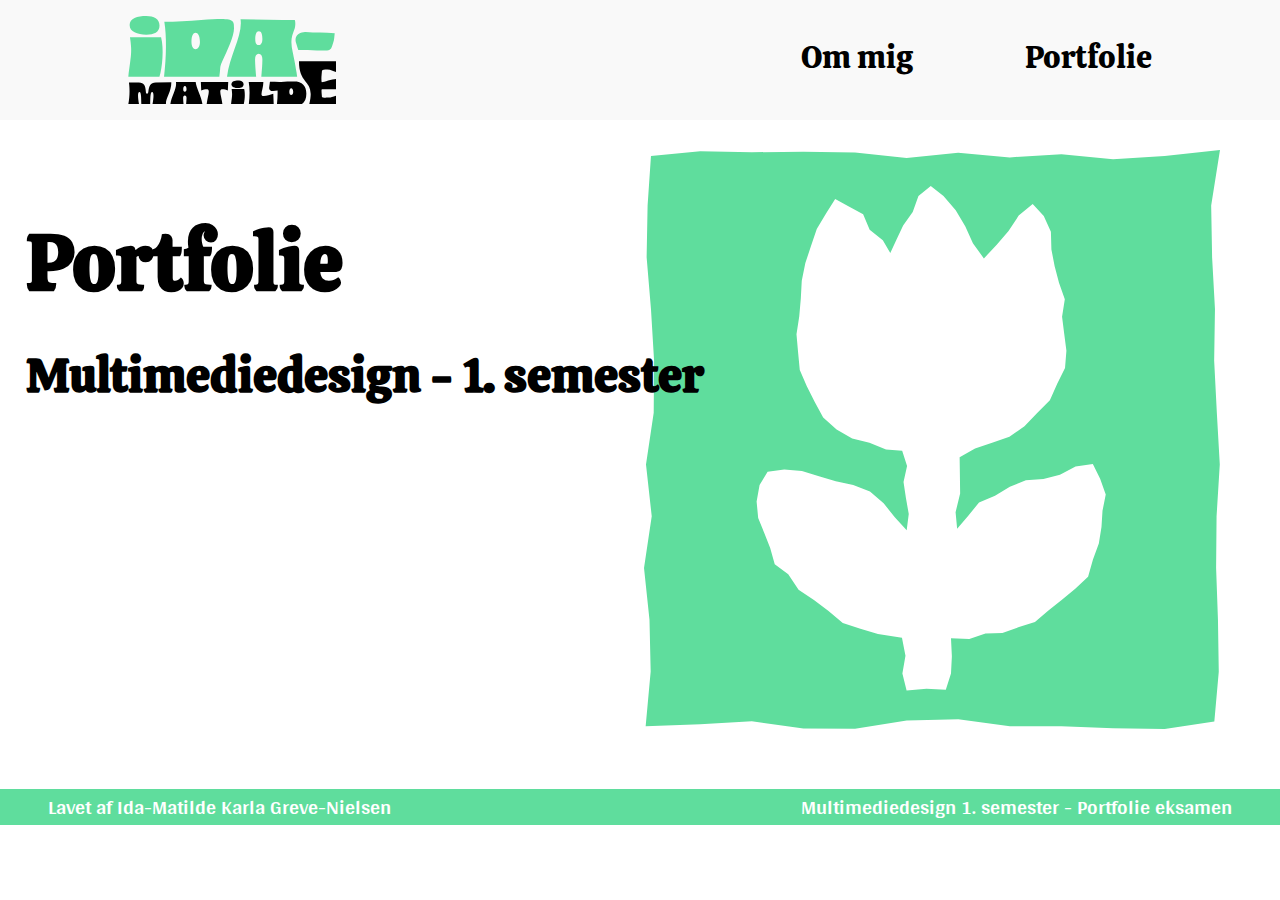
<file: index.html>
<!DOCTYPE html>
<html lang="da">

<head>
    <meta charset="UTF-8">
    <meta name="viewport" content="width=device-width, initial-scale=1.0">
    <title>Forside</title>
    <meta name="robots" content="noindex">
    <link rel="stylesheet" href="styles/general.css">
    <link rel="stylesheet" href="styles/style.css">
    <link rel="preconnect" href="https://fonts.googleapis.com">
    <link rel="preconnect" href="https://fonts.gstatic.com" crossorigin>
    <link href="https://fonts.googleapis.com/css2?family=Calistoga&display=swap" rel="stylesheet">
    <link rel="preconnect" href="https://fonts.googleapis.com">
    <link rel="preconnect" href="https://fonts.gstatic.com" crossorigin>
    <link href="https://fonts.googleapis.com/css2?family=Arya&display=swap" rel="stylesheet">
</head>

<body>
    <header id="head-margin" class="nav_wrapper">
        <nav class="navbar">
            <a href="index.html" class="home_knap">
                <div class="logo"></div>
            </a>

            <ul class="nav-menu">
                <li class="nav-item">
                    <a href="om_mig.html" class="nav-link">Om mig</a>
                </li>
                <li class="nav-item">
                    <a href="portfolie.html" class="nav-link">Portfolie</a>
                </li>
            </ul>
            <div class="hamburger">
                <span class="bar"></span>
                <span class="bar"></span>
                <span class="bar"></span>
            </div>
        </nav>
    </header>
    <main>
        <div class="forside_tekst">
            <h1 class="g1">Portfolie</h1>
            <h2 class="g2">Multimediedesign - 1. semester</h2>
        </div>
        <div class="grid_forside">
            <img class="g3" src="images/flower.svg" alt="blomst svg">
        </div>
    </main>
    <footer class="margin-top">
        <h4>Lavet af Ida-Matilde Karla Greve-Nielsen</h4>
        <h4>Multimediedesign 1. semester - Portfolie eksamen</h4>
    </footer>
    <script src="java.js"></script>
</body>

</html>
</file>
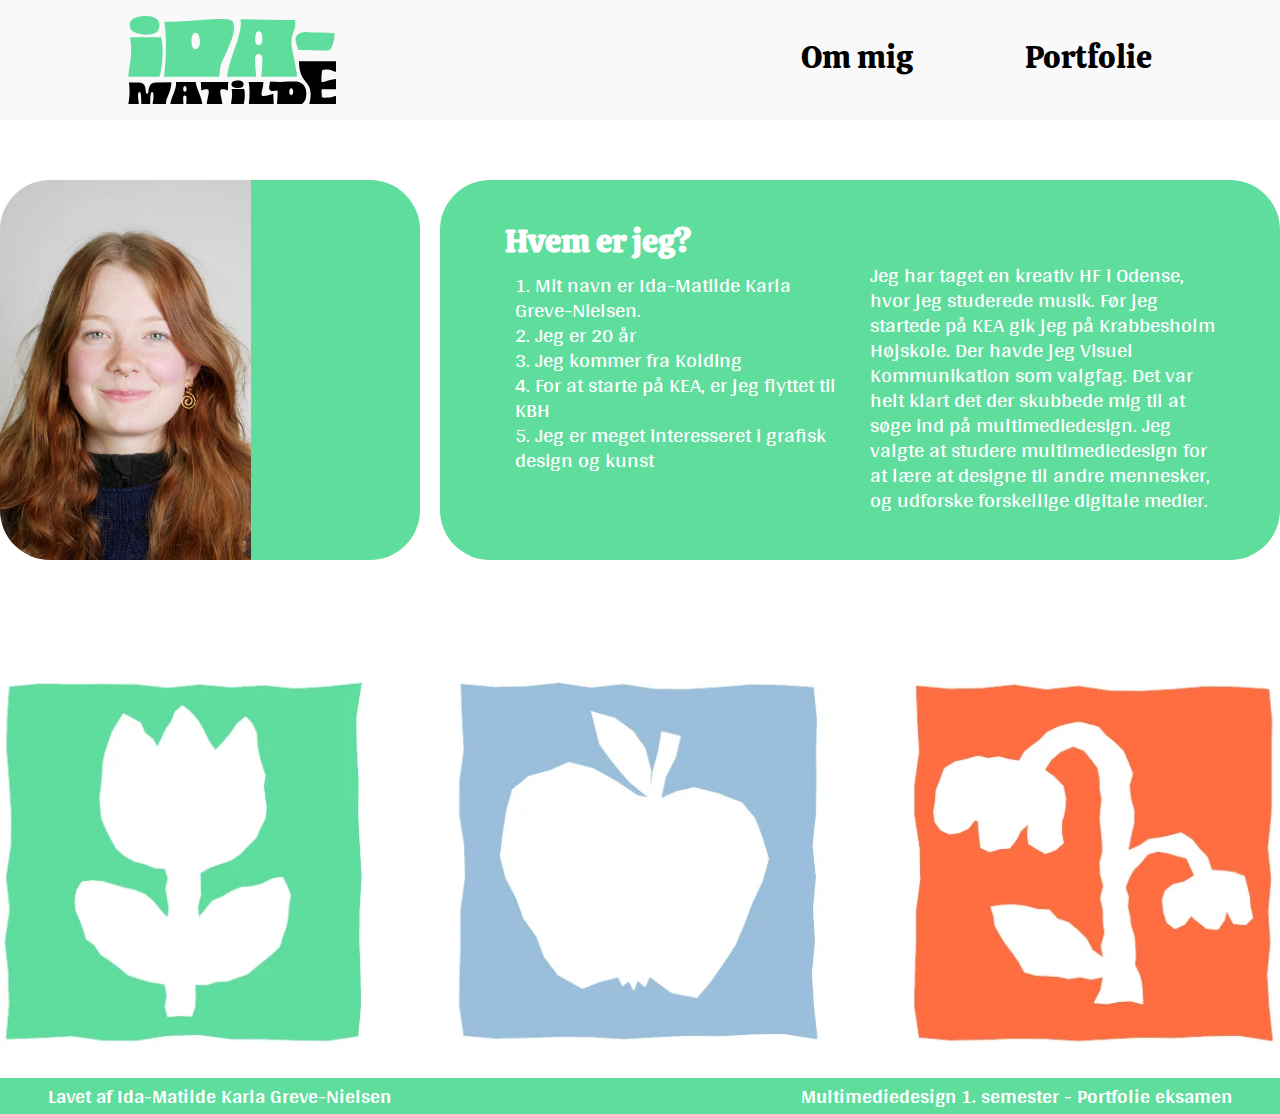
<file: om_mig.html>
<!DOCTYPE html>
<html lang="da">

<head>
    <meta charset="UTF-8">
    <meta name="viewport" content="width=device-width, initial-scale=1.0">
    <title>Om mig</title>
    <meta name="robots" content="noindex">
    <link rel="stylesheet" href="styles/general.css">
    <link rel="stylesheet" href="styles/style.css">
    <link rel="preconnect" href="https://fonts.googleapis.com">
    <link rel="preconnect" href="https://fonts.gstatic.com" crossorigin>
    <link href="https://fonts.googleapis.com/css2?family=Calistoga&display=swap" rel="stylesheet">
    <link rel="preconnect" href="https://fonts.googleapis.com">
    <link rel="preconnect" href="https://fonts.gstatic.com" crossorigin>
    <link href="https://fonts.googleapis.com/css2?family=Arya&display=swap" rel="stylesheet">
</head>

<body>
    <header id="head-margin" class="nav_wrapper">
        <nav class="navbar">
            <a href="index.html" class="home_knap">
                <div class="logo"></div>
            </a>

            <ul class="nav-menu">
                <li class="nav-item">
                    <a href="om_mig.html" class="nav-link">Om mig</a>
                </li>
                <li class="nav-item">
                    <a href="portfolie.html" class="nav-link">Portfolie</a>
                </li>
            </ul>
            <div class="hamburger">
                <span class="bar"></span>
                <span class="bar"></span>
                <span class="bar"></span>
            </div>
        </nav>
    </header>
    <main>
        <div class="margin-top grid_1_1 margin-bottom">
            <div class="boxes_left pfp margin-top">
            </div>
            <div class="boxes_right margin-top">
                <h2>Hvem er jeg?</h2>
                <div class=" gap-ommig">
                    <div>
                        <ul class="info-liste">
                            <li>
                                <p>1. Mit navn er Ida-Matilde Karla Greve-Nielsen.</p>
                            </li>
                            <li>
                                <p>2. Jeg er 20 år</p>
                            </li>
                            <li>
                                <p>3. Jeg kommer fra Kolding</p>
                            </li>
                            <li>
                                <p>4. For at starte på KEA, er jeg flyttet til KBH</p>
                            </li>
                            <li>
                                <p>5. Jeg er meget interesseret i grafisk
                                    design og kunst</p>
                            </li>
                        </ul>
                    </div>
                    <div>
                        <p>Jeg har taget en kreativ HF i Odense, hvor jeg studerede musik. Før jeg
                            startede på KEA gik jeg på Krabbesholm Højskole. Der havde jeg Visuel Kommunikation som
                            valgfag.
                            Det var helt klart det der skubbede mig til at søge ind på multimediedesign. Jeg valgte at
                            studere multimediedesign for at lære at designe til andre
                            mennesker, og udforske forskellige digitale medier.</p>
                    </div>
                </div>
            </div>
        </div>
        <img src="images/illustration-ommig.webp" alt="Simple illustrationer">
    </main>
    <footer class="margin-top">
        <h4>Lavet af Ida-Matilde Karla Greve-Nielsen</h4>
        <h4>Multimediedesign 1. semester - Portfolie eksamen</h4>
    </footer>
    <script src="java.js"></script>
</body>

</html>
</file>
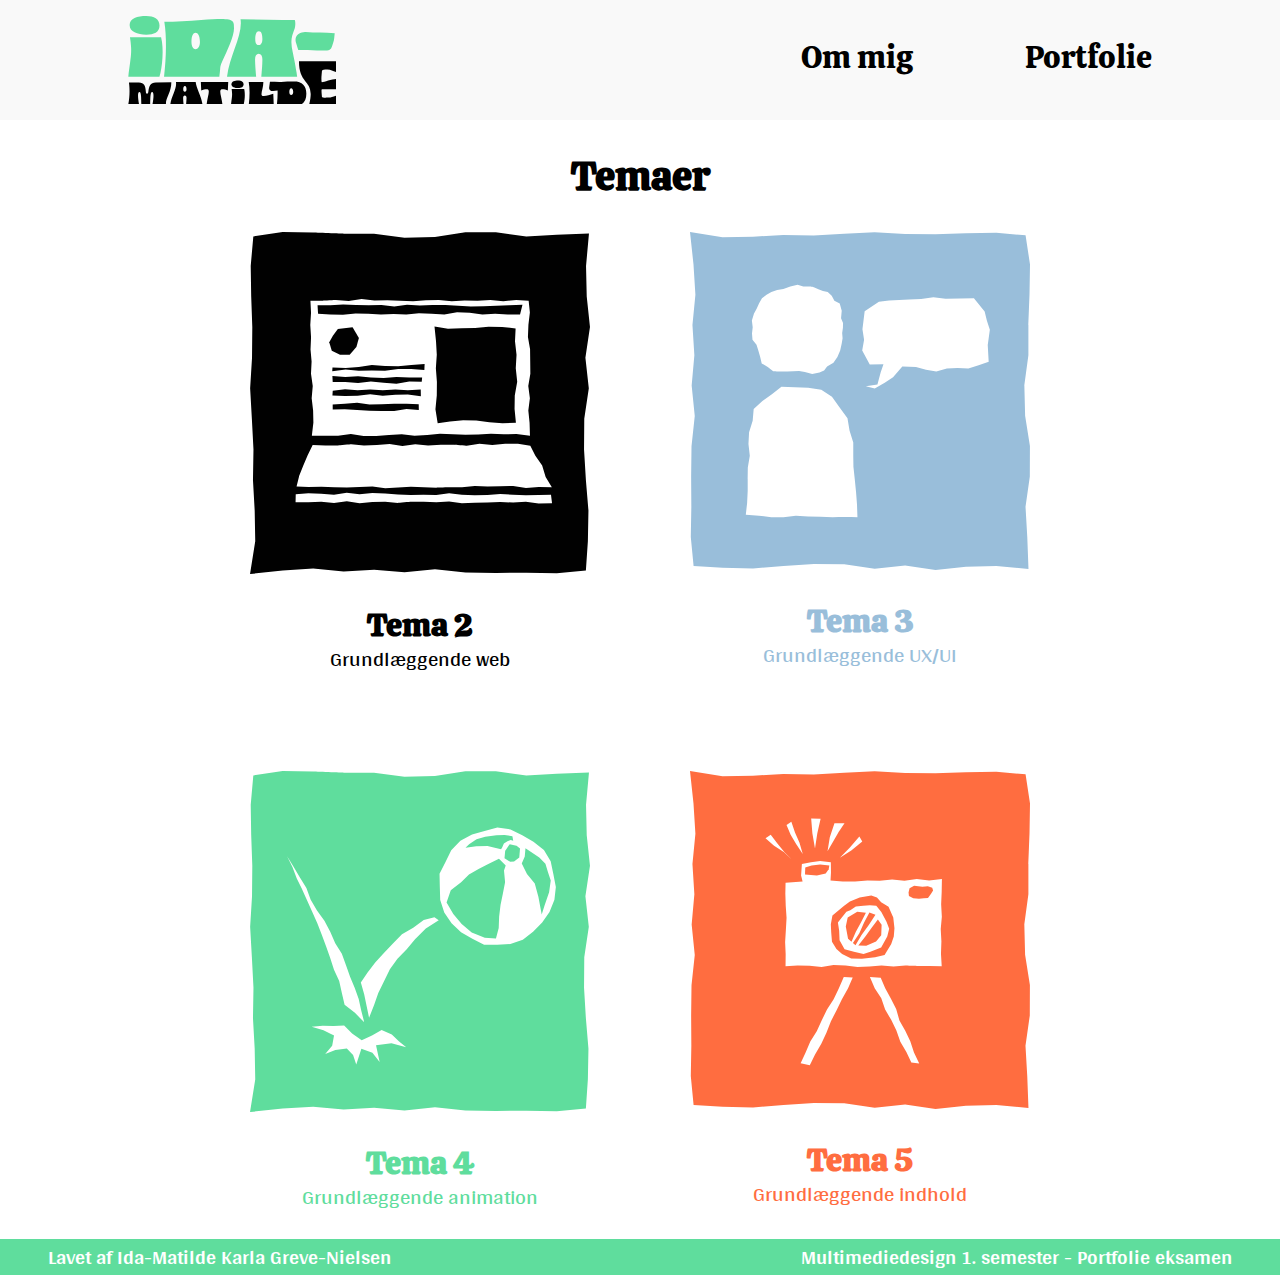
<file: portfolie.html>
<!DOCTYPE html>
<html lang="da">

<head>
    <meta charset="UTF-8">
    <meta name="viewport" content="width=device-width, initial-scale=1.0">
    <title>Portfolie</title>
    <meta name="robots" content="noindex">
    <link rel="stylesheet" href="styles/general.css">
    <link rel="stylesheet" href="styles/style.css">
    <link rel="preconnect" href="https://fonts.googleapis.com">
    <link rel="preconnect" href="https://fonts.gstatic.com" crossorigin>
    <link href="https://fonts.googleapis.com/css2?family=Calistoga&display=swap" rel="stylesheet">
    <link rel="preconnect" href="https://fonts.googleapis.com">
    <link rel="preconnect" href="https://fonts.gstatic.com" crossorigin>
    <link href="https://fonts.googleapis.com/css2?family=Arya&display=swap" rel="stylesheet">
</head>

<body>
    <header id="head-margin" class="nav_wrapper">
        <nav class="navbar">
            <a href="index.html" class="home_knap">
                <div class="logo"></div>
            </a>

            <ul class="nav-menu">
                <li class="nav-item">
                    <a href="om_mig.html" class="nav-link">Om mig</a>
                </li>
                <li class="nav-item">
                    <a href="portfolie.html" class="nav-link">Portfolie</a>
                </li>
            </ul>
            <div class="hamburger">
                <span class="bar"></span>
                <span class="bar"></span>
                <span class="bar"></span>
            </div>
        </nav>
    </header>
    <main>
        <h1>Temaer</h1>
        <div class="grid_3_1 portfolie margin-top">
            <div class="card-menu black"><a href="tema2.html"><img src="images/tema-et.svg" alt="tema 2">
                    <h2>Tema 2</h2>
                    <p>Grundlæggende web</p>
                </a>
            </div>
            <div class="card-menu blue"><a href="tema3.html"><img src="images/Tema-to.svg" alt="tema 3">
                    <h2>Tema 3</h2>
                    <p>Grundlæggende UX/UI</p>
                </a>
            </div>
            <div class="card-menu green"><a href="tema4.html"><img src="images/tema-tre.svg" alt="tema 4">
                    <h2>Tema 4</h2>
                    <p>Grundlæggende animation</p>
                </a>
            </div>
            <div class="card-menu orange"><a href="tema5.html"><img src="images/Tema-fire.svg" alt="tema 5">
                    <h2>Tema 5</h2>
                    <p>Grundlæggende indhold</p>
                </a>
            </div>
        </div>
    </main>
    <footer class="margin-top">
        <h4>Lavet af Ida-Matilde Karla Greve-Nielsen</h4>
        <h4>Multimediedesign 1. semester - Portfolie eksamen</h4>
    </footer>
    <script src="java.js"></script>
</body>

</html>
</file>
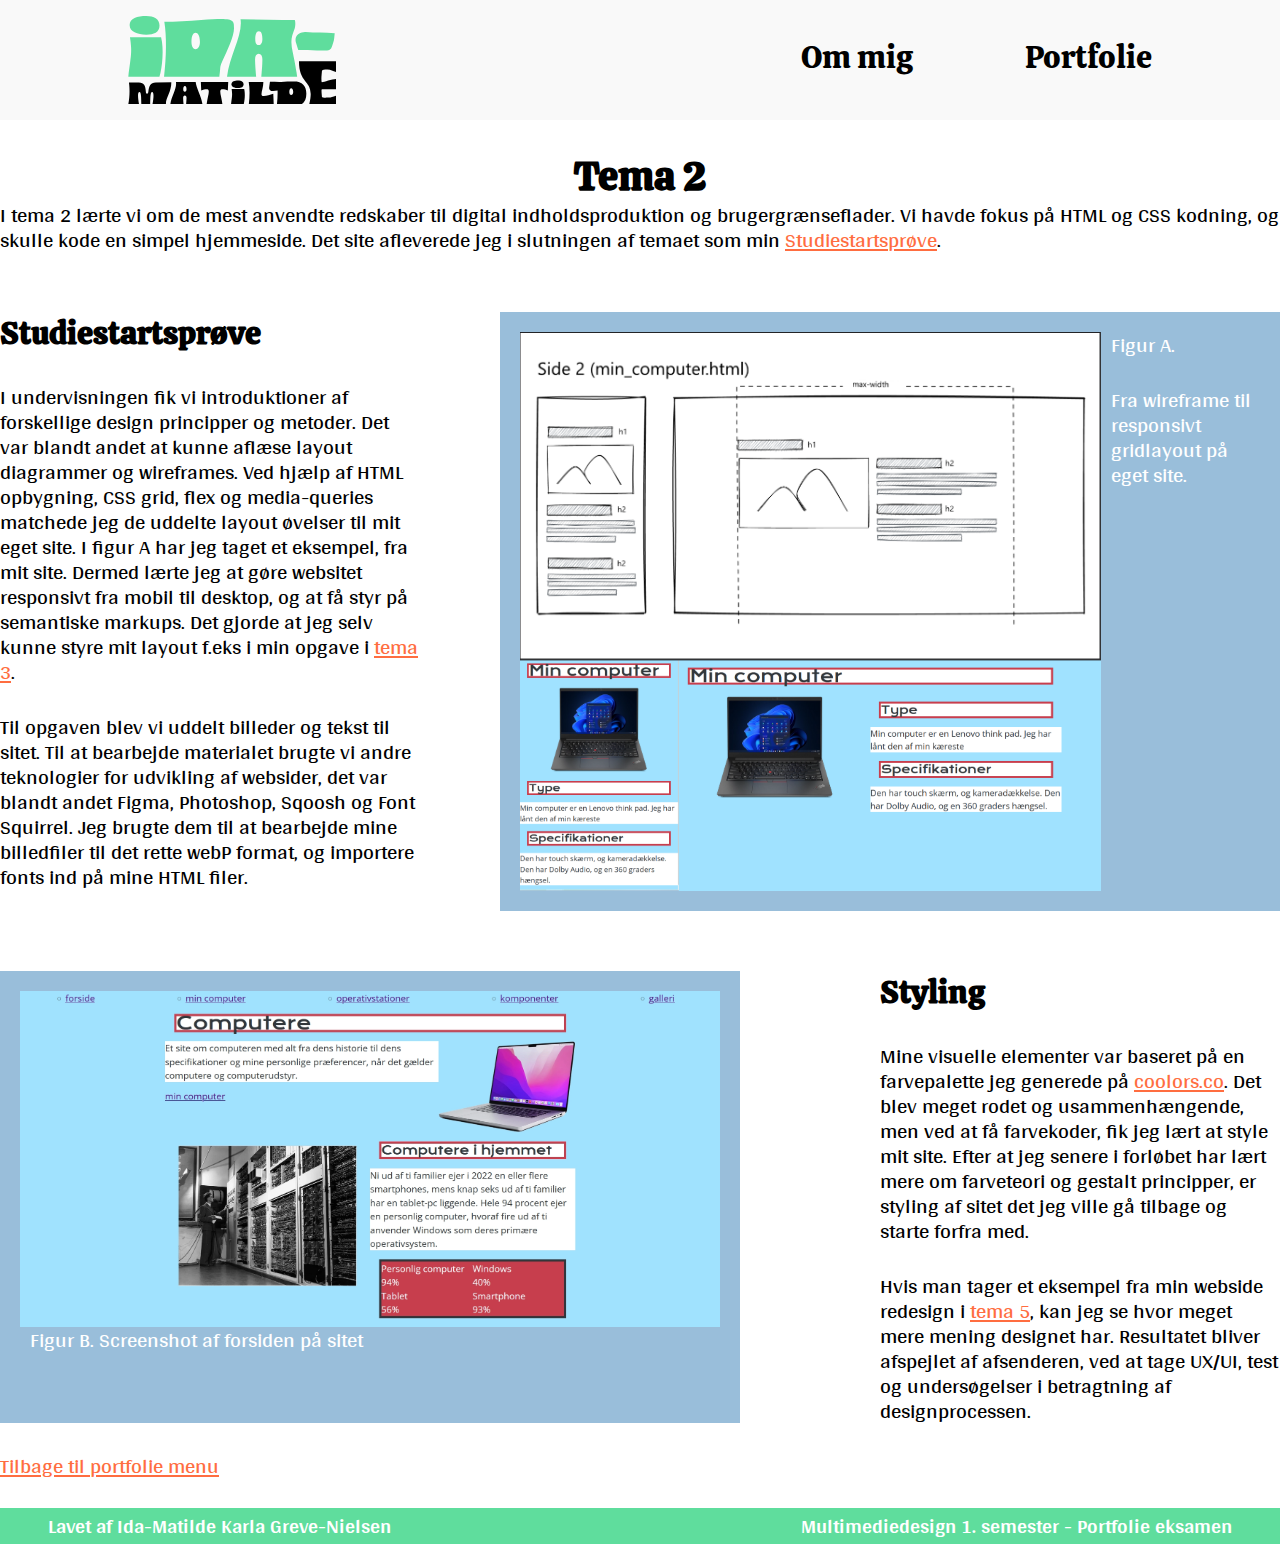
<file: tema2.html>
<!DOCTYPE html>
<html lang="da">

<head>
    <meta charset="UTF-8">
    <meta name="viewport" content="width=device-width, initial-scale=1.0">
    <title>Tema 2</title>
    <meta name="robots" content="noindex">
    <link rel="stylesheet" href="styles/general.css">
    <link rel="stylesheet" href="styles/style.css">
    <link rel="preconnect" href="https://fonts.googleapis.com">
    <link rel="preconnect" href="https://fonts.gstatic.com" crossorigin>
    <link href="https://fonts.googleapis.com/css2?family=Calistoga&display=swap" rel="stylesheet">
    <link rel="preconnect" href="https://fonts.googleapis.com">
    <link rel="preconnect" href="https://fonts.gstatic.com" crossorigin>
    <link href="https://fonts.googleapis.com/css2?family=Arya&display=swap" rel="stylesheet">
</head>

<body>
    <header id="head-margin" class="nav_wrapper">
        <nav class="navbar">
            <a href="index.html" class="home_knap">
                <div class="logo"></div>
            </a>

            <ul class="nav-menu">
                <li class="nav-item">
                    <a href="om_mig.html" class="nav-link">Om mig</a>
                </li>
                <li class="nav-item">
                    <a href="portfolie.html" class="nav-link">Portfolie</a>
                </li>
            </ul>
            <div class="hamburger">
                <span class="bar"></span>
                <span class="bar"></span>
                <span class="bar"></span>
            </div>
        </nav>
    </header>
    <main>
        <div>
            <h1>Tema 2</h1>
            <p class="intro">I tema 2 lærte vi om de mest anvendte redskaber til digital indholdsproduktion og
                brugergrænseflader. Vi
                havde fokus på HTML og CSS kodning, og skulle kode en simpel hjemmeside. Det site afleverede jeg i
                slutningen af temaet som min <a
                    href="https://idmat.dk/kea/02_web/01_website/website/index.html">Studiestartsprøve</a>.
            </p>
            <div class="grid_1_1 margin-top">
                <div>
                    <h2>Studiestartsprøve</h2>
                    <p class="margin-top">I undervisningen fik vi introduktioner af forskellige design principper og
                        metoder. Det var
                        blandt andet at kunne aflæse layout diagrammer og wireframes. Ved hjælp af HTML opbygning, CSS
                        grid,
                        flex og
                        media-queries matchede jeg de uddelte layout øvelser til mit eget site. I figur A har jeg taget
                        et eksempel, fra mit site. Dermed lærte jeg at
                        gøre
                        websitet responsivt fra mobil til desktop, og at få styr på semantiske markups. Det gjorde at
                        jeg selv
                        kunne styre mit layout f.eks i min opgave i <a href="tema3.html">tema 3</a>.
                    </p>
                    <p class="margin-top">Til opgaven blev vi uddelt billeder og tekst til sitet. Til at bearbejde
                        materialet brugte vi
                        andre
                        teknologier for udvikling af websider, det var blandt andet Figma, Photoshop, Sqoosh og Font
                        Squirrel.
                        Jeg
                        brugte dem til at bearbejde mine billedfiler til det rette webP format, og importere fonts ind
                        på mine HTML filer.</p>

                </div>
                <div class="bluepage flex-row margin-left margin-top">
                    <div class="flex-col"><img src="images/layout.webp" alt="layout">
                        <img src="images/tematwo_layout.webp" alt="layout fra wireframe">
                    </div>
                    <div class="flex-col">
                        <p class="figur_tekst">Figur A.</p>
                        <p class="figur_tekst margin-top">Fra wireframe til responsivt gridlayout på eget site.</p>
                    </div>
                </div>
            </div>

            <div class="grid_1_2 gap margin-top">
                <div class="bluepage margin-top margin-right">
                    <div class="flex-col">
                        <img src="images/studiestartsproeve_screenshot.webp" alt="studiestartsprøve screenshot">
                        <p class="figur_tekst">Figur B. Screenshot af forsiden på sitet</p>
                    </div>
                </div>
                <div class="order">
                    <h2>Styling</h2>
                    <p class="margin-top"> Mine visuelle elementer var baseret på en farvepalette jeg generede på
                        <a href="https://coolors.co/generate">coolors.co</a>. Det blev meget rodet og usammenhængende,
                        men
                        ved
                        at få farvekoder,
                        fik jeg lært at style mit site. Efter at jeg senere i forløbet har lært mere om farveteori og
                        gestalt
                        principper, er styling af sitet det jeg ville gå tilbage og starte forfra med.
                    </p>
                    <p class="margin-top">Hvis man tager et
                        eksempel fra min webside redesign i <a href="tema5.html">tema 5</a>, kan jeg se hvor meget mere
                        mening
                        designet har. Resultatet bliver afspejlet af
                        afsenderen, ved at tage UX/UI, test og undersøgelser i betragtning af designprocessen.</p>
                </div>
            </div>
            <a href="portfolie.html">
                <p class="margin-top">Tilbage til portfolie menu</p>
            </a>
        </div>
    </main>
    <footer class="margin-top">
        <h4>Lavet af Ida-Matilde Karla Greve-Nielsen</h4>
        <h4>Multimediedesign 1. semester - Portfolie eksamen</h4>
    </footer>
    <script src="java.js"></script>
</body>

</html>
</file>
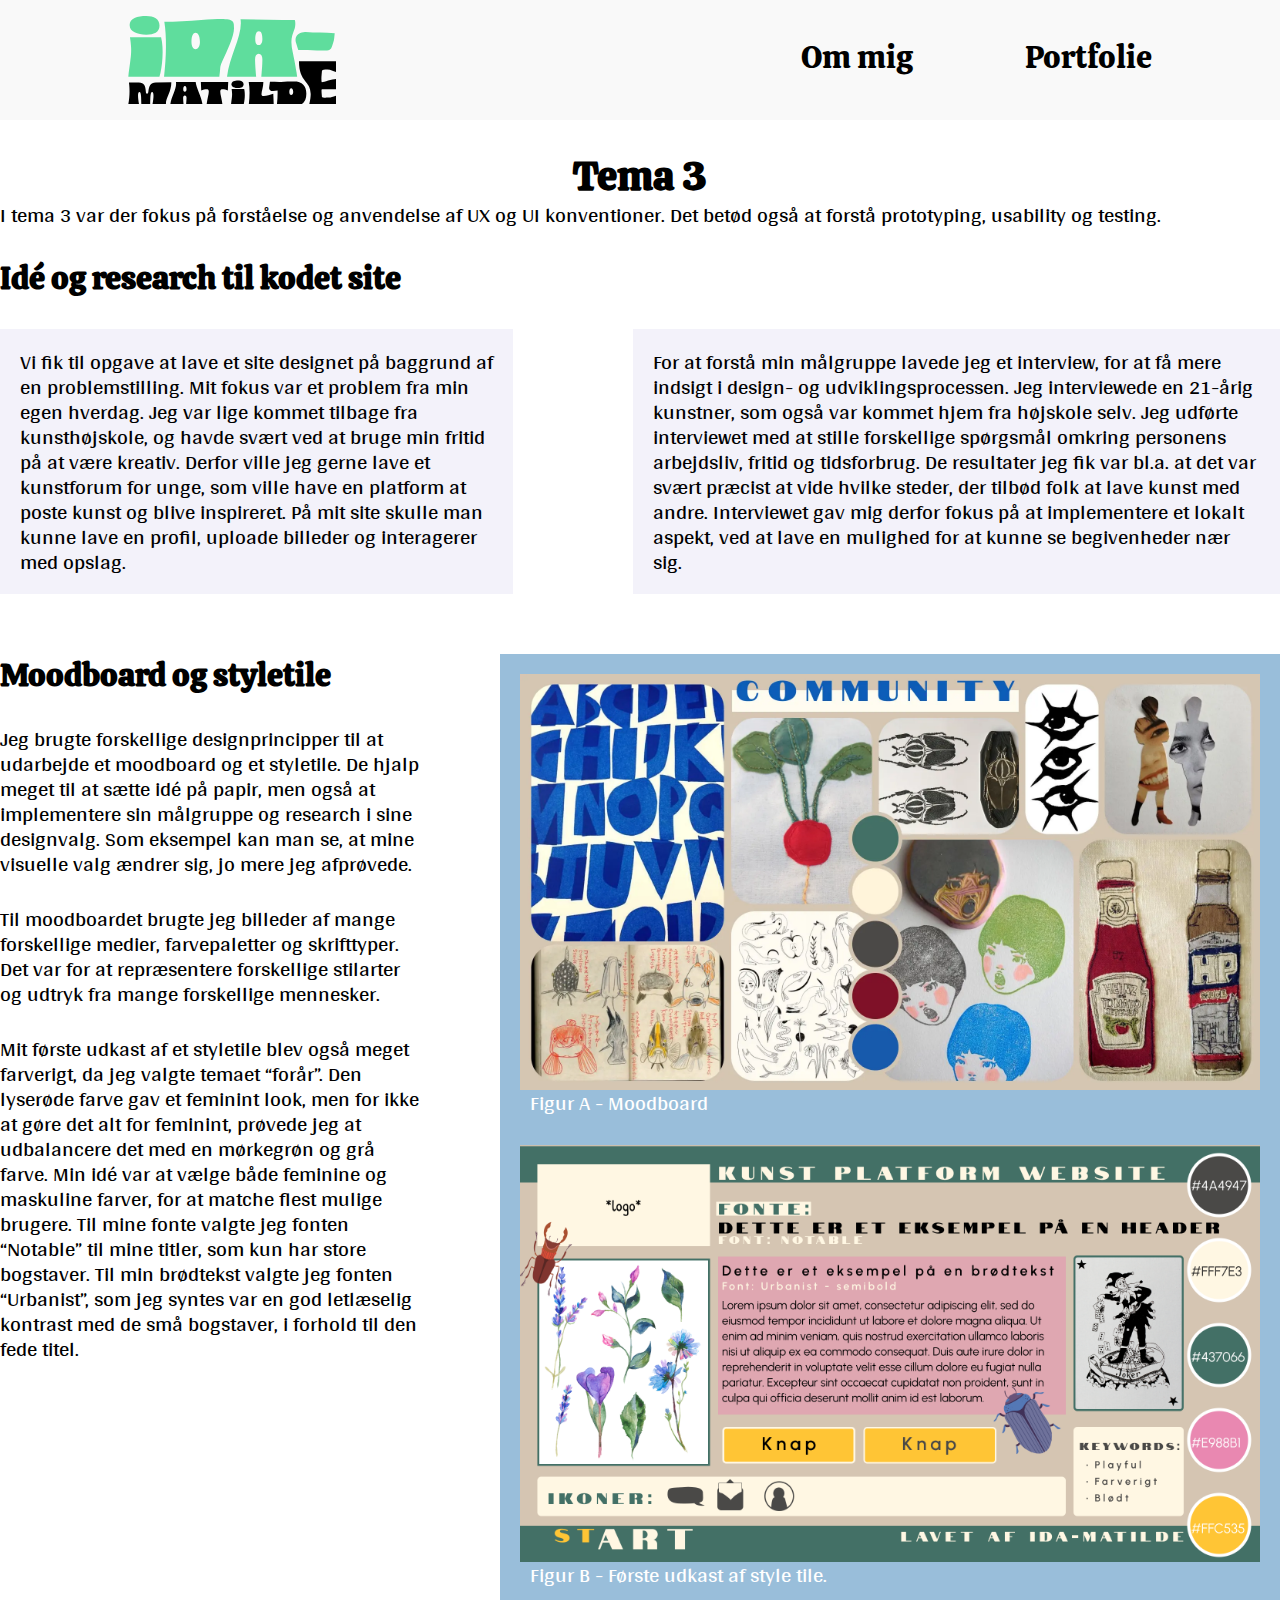
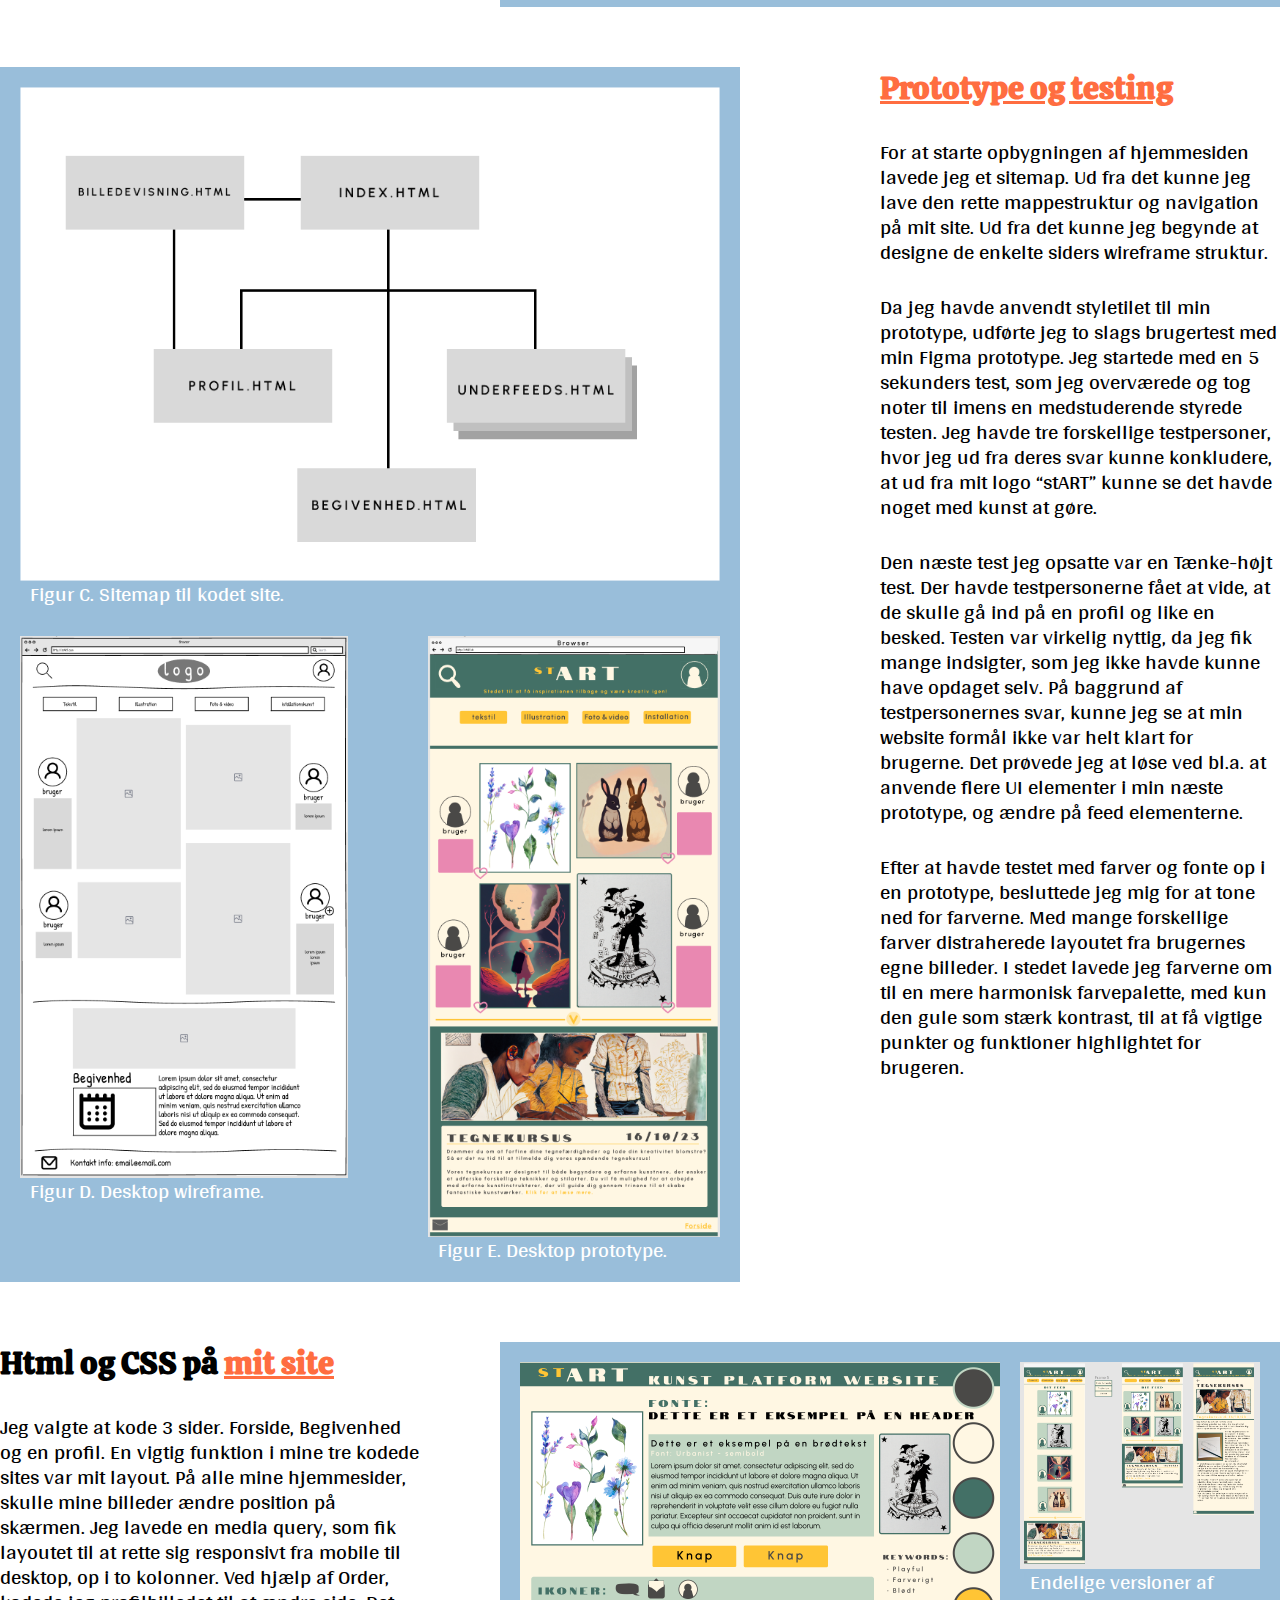
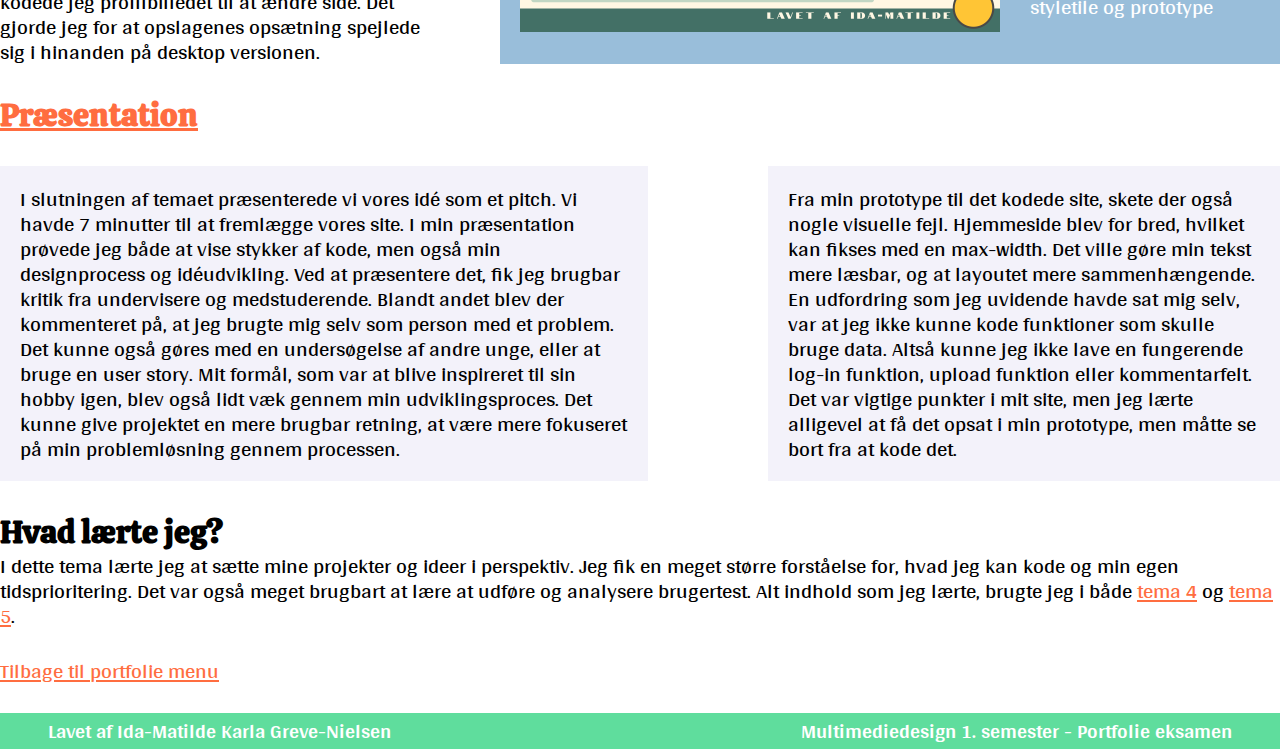
<file: tema3.html>
<!DOCTYPE html>
<html lang="da">

<head>
    <meta charset="UTF-8">
    <meta name="viewport" content="width=device-width, initial-scale=1.0">
    <title>Tema 3</title>
    <meta name="robots" content="noindex">
    <link rel="stylesheet" href="styles/general.css">
    <link rel="stylesheet" href="styles/style.css">
    <link rel="preconnect" href="https://fonts.googleapis.com">
    <link rel="preconnect" href="https://fonts.gstatic.com" crossorigin>
    <link href="https://fonts.googleapis.com/css2?family=Calistoga&display=swap" rel="stylesheet">
    <link rel="preconnect" href="https://fonts.googleapis.com">
    <link rel="preconnect" href="https://fonts.gstatic.com" crossorigin>
    <link href="https://fonts.googleapis.com/css2?family=Arya&display=swap" rel="stylesheet">
</head>

<body>
    <header id="head-margin" class="nav_wrapper">
        <nav class="navbar">
            <a href="index.html" class="home_knap">
                <div class="logo"></div>
            </a>

            <ul class="nav-menu">
                <li class="nav-item">
                    <a href="om_mig.html" class="nav-link">Om mig</a>
                </li>
                <li class="nav-item">
                    <a href="portfolie.html" class="nav-link">Portfolie</a>
                </li>
            </ul>
            <div class="hamburger">
                <span class="bar"></span>
                <span class="bar"></span>
                <span class="bar"></span>
            </div>
        </nav>
    </header>
    <main>
        <div>
            <h1>Tema 3</h1>
            <p class="intro">I tema 3 var der fokus på forståelse og anvendelse af UX og UI konventioner. Det betød også
                at forstå prototyping, usability og testing.
            </p>
            <h2>Idé og research til kodet site</h2>
            <div class="flex-responsiv margin-top">
                <div class="col-style margin-right">
                    <p>Vi fik til opgave at lave et site designet på baggrund af en problemstilling.
                        Mit fokus var et problem fra min egen hverdag. Jeg var lige kommet tilbage fra kunsthøjskole, og
                        havde svært ved at bruge min fritid på at være kreativ. Derfor ville jeg gerne lave et
                        kunstforum for unge, som ville have en platform at poste kunst og blive inspireret. På mit site
                        skulle man kunne lave en profil, uploade billeder og interagerer med opslag.
                    </p>
                </div>
                <div class="col-style margin-left">
                    <p>For at forstå min målgruppe lavede jeg et interview, for at få mere indsigt i
                        design- og udviklingsprocessen. Jeg interviewede en 21-årig kunstner, som også var kommet hjem
                        fra højskole selv. Jeg udførte interviewet med at stille forskellige spørgsmål omkring personens
                        arbejdsliv, fritid og tidsforbrug. De resultater jeg fik var bl.a. at det var svært præcist at
                        vide hvilke steder, der tilbød folk at lave kunst med andre. Interviewet gav mig derfor fokus på
                        at implementere et lokalt aspekt, ved at lave en mulighed for at kunne se begivenheder nær sig.
                    </p>
                </div>
            </div>
            <div class="grid_1_1 margin-top">
                <div>
                    <h2>Moodboard og styletile</h2>
                    <p class="margin-top">Jeg brugte forskellige designprincipper til at udarbejde et moodboard og et
                        styletile. De hjalp meget til at sætte idé på papir, men også at implementere sin målgruppe og
                        research i sine designvalg. Som eksempel kan man se, at mine visuelle valg ændrer sig, jo mere
                        jeg afprøvede.
                    </p>
                    <p class="margin-top">Til moodboardet brugte jeg billeder af mange forskellige medier, farvepaletter
                        og skrifttyper. Det var for at repræsentere forskellige stilarter og udtryk fra mange
                        forskellige mennesker.
                    </p>
                    <p class="margin-top">Mit første udkast af et styletile blev også meget farverigt, da jeg valgte
                        temaet “forår”. Den lyserøde farve gav et feminint look, men for ikke at gøre det alt for
                        feminint, prøvede jeg at udbalancere det med en mørkegrøn og grå farve. Min idé var at vælge
                        både feminine og maskuline farver, for at matche flest mulige brugere. Til mine fonte valgte jeg
                        fonten “Notable” til mine titler, som kun har store bogstaver. Til min brødtekst valgte jeg
                        fonten “Urbanist”, som jeg syntes var en god letlæselig kontrast med de små bogstaver, i forhold
                        til den fede titel.
                    </p>

                </div>
                <div class="bluepage flex-col margin-left margin-top">
                    <div class="flex-col"><img src="images/MoodboardIda-Matilde.webp" alt="moodboard">
                        <p class="figur_tekst">Figur A - Moodboard</p>
                        <img class="margin-top" src="images/styletile1-tema3.webp" alt="første styletile">
                        <p class="figur_tekst">Figur B - Første udkast af style tile.</p>
                    </div>
                </div>
            </div>
            <div class="grid_1_2 gap margin-top">
                <div class="bluepage flex-col margin-top margin-right">
                    <div class="flex-col">
                        <img src="images/tema3-sitemap.webp" alt="sitemap til tema 3">
                        <p class="figur_tekst">Figur C. Sitemap til kodet site.</p>
                    </div>
                    <div class="flex-row gap margin-top">
                        <div class="flex-col">
                            <img src="images/Wireframe.webp" alt="wireframe tema 3">
                            <p class="figur_tekst">Figur D. Desktop wireframe.</p>
                        </div>
                        <div class="flex-col">
                            <img src="images/prototype.webp" alt="prototype tema 3">
                            <p class="figur_tekst">Figur E. Desktop prototype.</p>
                        </div>
                    </div>
                </div>
                <div class="order">
                    <a
                        href="https://www.figma.com/file/26dwDrtDyfhUA6HngguBBe/Tema-3---kodet-site?type=design&node-id=686%3A679&mode=design&t=0k2Onva7miyUXVCP-1">
                        <h2>Prototype og testing</h2>
                    </a>
                    <p class="margin-top">
                        For at starte opbygningen af hjemmesiden lavede jeg et sitemap. Ud fra det kunne jeg lave den
                        rette mappestruktur og navigation på mit site. Ud fra det kunne jeg begynde at designe de
                        enkelte siders wireframe struktur.
                    </p>
                    <p class="margin-top">Da jeg havde anvendt styletilet til min prototype, udførte jeg to slags
                        brugertest med min Figma prototype. Jeg startede med en 5 sekunders test, som jeg overværede og
                        tog noter til imens en medstuderende styrede testen. Jeg havde tre forskellige testpersoner,
                        hvor jeg ud fra deres svar kunne konkludere, at ud fra mit logo “stART” kunne se det havde
                        noget med kunst at gøre.
                    </p>
                    <p class="margin-top">Den næste test jeg opsatte var en Tænke-højt test. Der havde testpersonerne
                        fået at vide, at de skulle gå ind på
                        en profil og like
                        en besked. Testen var virkelig nyttig, da jeg fik mange indsigter, som jeg ikke havde kunne have
                        opdaget selv. På baggrund af testpersonernes svar, kunne jeg se at min website formål ikke var
                        helt klart for brugerne. Det prøvede jeg at løse ved bl.a. at anvende flere UI elementer i min
                        næste prototype, og ændre på feed elementerne.</p>
                    <p class="margin-top"> Efter at havde testet med farver og fonte op i en prototype, besluttede jeg
                        mig for at tone ned
                        for farverne. Med mange forskellige farver distraherede layoutet fra brugernes egne billeder. I
                        stedet lavede jeg farverne om til en mere harmonisk farvepalette, med kun den gule som stærk
                        kontrast, til at få vigtige punkter og funktioner highlightet for brugeren.</p>
                </div>
            </div>
            <div class="grid_1_1 margin-top">
                <div>
                    <h2>Html og CSS på <a href="http://idmat.dk/kea/03_ux/01_kodet_site/index.html ">mit site</a></h2>
                    <p class="margin-top">Jeg valgte at kode 3 sider. Forside, Begivenhed og en profil.
                        En vigtig funktion i mine tre kodede sites var mit layout. På alle mine hjemmesider, skulle mine
                        billeder ændre position på skærmen. Jeg lavede en media query, som fik layoutet til at rette sig
                        responsivt fra mobile til desktop, op i to kolonner. Ved hjælp af Order, kodede jeg
                        profilbilledet til at ændre side. Det gjorde jeg for at opslagenes opsætning spejlede sig i
                        hinanden på desktop versionen.
                    </p>
                </div>
                <div class="bluepage grid_1_2 margin-left margin-top">
                    <div><img src="images/finalstyletile-tema3.webp" alt="Final styletile til tema 3"> </div>
                    <div class="flex-col"><img src="images/final-proto-tema3.webp" alt="Final prototype tema 3">
                        <p class="figur_tekst">Endelige versioner af styletile og prototype</p>
                    </div>
                </div>
            </div>
            <div class="margin-top">
                <div>
                    <h2><a
                            href="https://docs.google.com/presentation/d/1kvQ4P8ibLa06XoEtVGqhj6BFYaZOFGefTTYL2e0Gcgs/edit?usp=sharing">Præsentation</a>
                    </h2>
                    <div class="flex-responsiv margin-top">
                        <div class="col-style margin-right">
                            <p>I slutningen af temaet præsenterede vi vores idé som et pitch. Vi havde 7 minutter til at
                                fremlægge vores site. I min præsentation prøvede jeg både at vise stykker af kode, men
                                også min designprocess og idéudvikling. Ved at præsentere det, fik jeg brugbar kritik
                                fra undervisere og medstuderende. Blandt andet blev der kommenteret på, at jeg brugte
                                mig selv som person med et problem. Det kunne også gøres med en undersøgelse af andre
                                unge, eller at bruge en user story. Mit formål, som var at blive inspireret til sin
                                hobby igen, blev også lidt væk gennem min udviklingsproces. Det kunne give projektet en
                                mere brugbar retning, at være mere fokuseret på min problemløsning gennem processen.
                            </p>
                        </div>
                        <div class="col-style margin-left">
                            <p>Fra min prototype til det kodede site, skete der også nogle visuelle fejl. Hjemmeside
                                blev for bred, hvilket kan fikses med en max-width. Det ville gøre min tekst mere
                                læsbar, og at layoutet mere sammenhængende. En udfordring som jeg uvidende havde sat mig
                                selv, var at jeg ikke kunne kode funktioner som skulle bruge data. Altså kunne jeg ikke
                                lave en fungerende log-in funktion, upload funktion eller kommentarfelt. Det var vigtige
                                punkter i mit site, men jeg lærte alligevel at få det opsat i min prototype, men måtte
                                se bort fra at kode det.
                            </p>
                        </div>
                    </div>
                    <h2 class="margin-top">Hvad lærte jeg?</h2>
                    <p>I dette tema lærte jeg at sætte mine projekter og ideer i
                        perspektiv. Jeg fik en meget større forståelse for, hvad jeg kan kode og min egen
                        tidsprioritering. Det var også meget brugbart at lære at udføre og analysere brugertest. Alt
                        indhold som jeg lærte, brugte jeg i både <a href="tema4.html">tema 4</a> og <a
                            href="tema5.html">tema 5</a>.
                    </p>
                </div>
            </div>
            <a href="portfolie.html">
                <p class="margin-top">Tilbage til portfolie menu</p>
            </a>
        </div>
    </main>
    <footer class="margin-top">
        <h4>Lavet af Ida-Matilde Karla Greve-Nielsen</h4>
        <h4>Multimediedesign 1. semester - Portfolie eksamen</h4>
    </footer>
    <script src="java.js"></script>
</body>

</html>
</file>
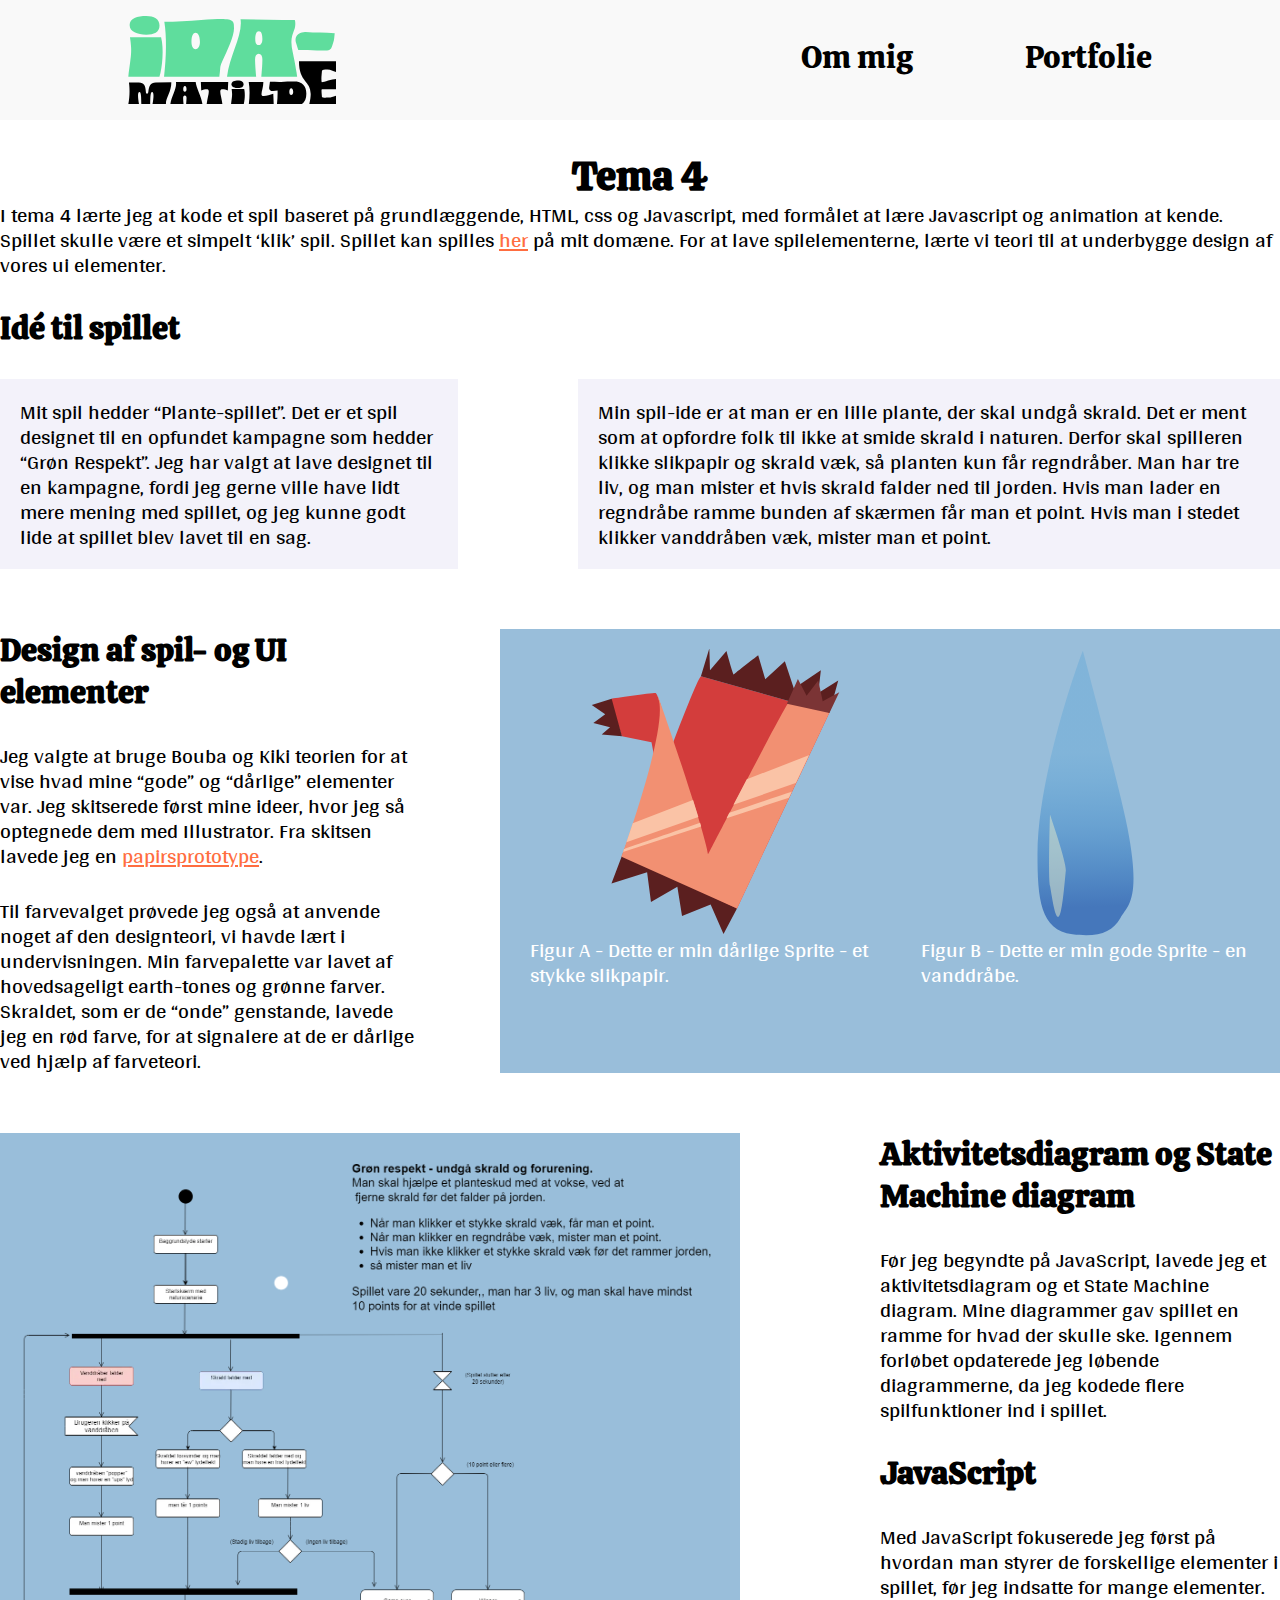
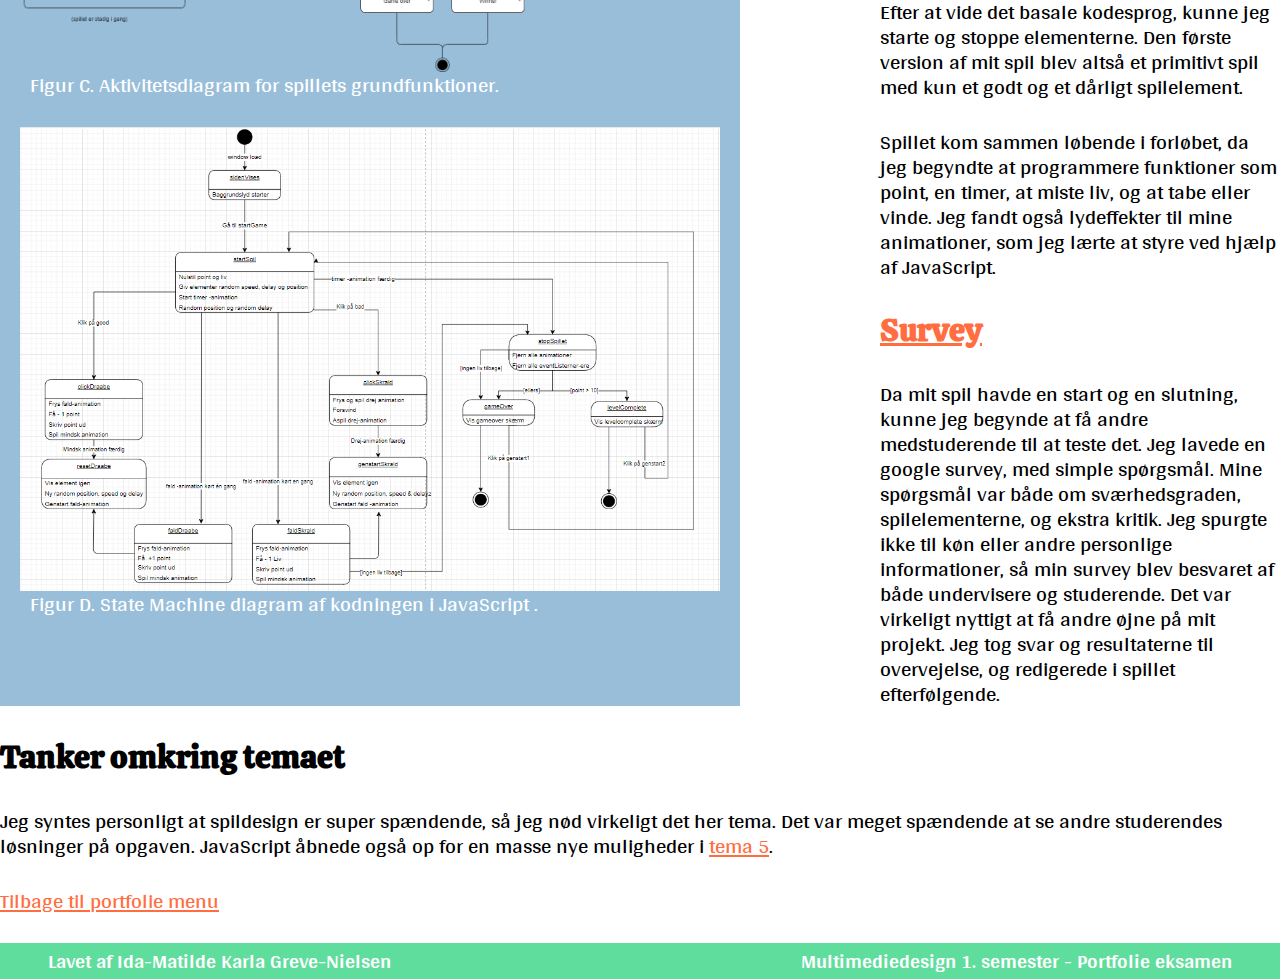
<file: tema4.html>
<!DOCTYPE html>
<html lang="da">

<head>
    <meta charset="UTF-8">
    <meta name="viewport" content="width=device-width, initial-scale=1.0">
    <title>Tema 4</title>
    <meta name="robots" content="noindex">
    <link rel="stylesheet" href="styles/general.css">
    <link rel="stylesheet" href="styles/style.css">
    <link rel="preconnect" href="https://fonts.googleapis.com">
    <link rel="preconnect" href="https://fonts.gstatic.com" crossorigin>
    <link href="https://fonts.googleapis.com/css2?family=Calistoga&display=swap" rel="stylesheet">
    <link rel="preconnect" href="https://fonts.googleapis.com">
    <link rel="preconnect" href="https://fonts.gstatic.com" crossorigin>
    <link href="https://fonts.googleapis.com/css2?family=Arya&display=swap" rel="stylesheet">
</head>

<body>
    <header id="head-margin" class="nav_wrapper">
        <nav class="navbar">
            <a href="index.html" class="home_knap">
                <div class="logo"></div>
            </a>

            <ul class="nav-menu">
                <li class="nav-item">
                    <a href="om_mig.html" class="nav-link">Om mig</a>
                </li>
                <li class="nav-item">
                    <a href="portfolie.html" class="nav-link">Portfolie</a>
                </li>
            </ul>
            <div class="hamburger">
                <span class="bar"></span>
                <span class="bar"></span>
                <span class="bar"></span>
            </div>
        </nav>
    </header>
    <main>
        <div>
            <h1>Tema 4</h1>
            <p class="intro">I tema 4 lærte jeg at kode et spil baseret på grundlæggende, HTML, css og Javascript, med
                formålet at lære Javascript og animation at kende. Spillet skulle være et simpelt ‘klik’ spil. Spillet
                kan spilles <a href="http://idmat.dk/kea/04_animation/website/spil.html">her</a> på mit domæne. For at
                lave spilelementerne, lærte vi teori til at underbygge design af vores ui elementer.
            </p>
            <h2>Idé til spillet</h2>
            <div class="flex-responsiv margin-top">
                <div class="col-style margin-right">
                    <p>Mit spil hedder “Plante-spillet”. Det er et spil designet til en opfundet kampagne som hedder
                        “Grøn
                        Respekt”. Jeg har valgt at lave designet til en kampagne, fordi jeg gerne ville have lidt mere
                        mening med spillet, og jeg kunne godt lide at spillet blev lavet til en sag.
                    </p>
                </div>
                <div class="col-style margin-left">
                    <p>Min spil-ide er at man er en lille plante, der skal undgå skrald. Det er ment som at opfordre
                        folk til ikke at smide skrald i naturen. Derfor skal spilleren klikke slikpapir og skrald væk,
                        så planten kun får regndråber. Man har tre liv, og man mister et hvis skrald falder ned til
                        jorden. Hvis man lader en regndråbe ramme bunden af skærmen får man et point. Hvis man i stedet
                        klikker vanddråben væk, mister man et point.
                    </p>
                </div>
            </div>
            <div class="grid_1_1 margin-top">
                <div>
                    <h2>Design af spil- og UI elementer</h2>
                    <p class="margin-top">Jeg valgte at bruge Bouba og Kiki teorien for at vise hvad mine “gode” og
                        “dårlige” elementer var. Jeg skitserede først mine ideer, hvor jeg så optegnede dem med
                        Illustrator. Fra skitsen lavede jeg en <a
                            href="https://docs.google.com/document/d/1AJ-ee79ZmHIh5i_cvf7y3UT6tG_26gfkmjp4SmVbjKk/edit?usp=sharing">papirsprototype</a>.

                    </p>
                    <p class="margin-top">Til farvevalget prøvede jeg også at anvende noget af den designteori, vi havde
                        lært
                        i undervisningen. Min farvepalette var lavet af hovedsageligt earth-tones og grønne farver.
                        Skraldet, som er de “onde” genstande, lavede jeg en rød farve, for at signalere at de er dårlige
                        ved hjælp af farveteori.
                    </p>
                </div>
                <div class="bluepage flex-responsiv margin-left margin-top">
                    <div class="flex-col"><img class="sprite-skala" src="images/slikpapir.svg" alt="Daarlig sprite">
                        <p class="figur_tekst">Figur A - Dette er min dårlige Sprite - et stykke slikpapir.</p>
                    </div>
                    <div class="flex-col"><img class="sprite-skala" src="images/vanddraabe.svg" alt="God sprite">
                        <p class="figur_tekst">Figur B - Dette er min gode Sprite - en vanddråbe.</p>
                    </div>
                </div>
            </div>
            <div class="grid_1_2 gap margin-top">
                <div class="bluepage flex-col margin-top margin-right">
                    <div class="flex-col">
                        <img src="images/aktivitetsdiagram.drawio.webp" alt="aktivitetsdiagram">
                        <p class="figur_tekst">Figur C. Aktivitetsdiagram for spillets grundfunktioner.</p>
                    </div>
                    <div class="flex-col margin-top">
                        <img src="images/diagram-tema4.webp" alt="State machine diagram">
                        <p class="figur_tekst">Figur D. State Machine diagram af kodningen i JavaScript .</p>
                    </div>
                </div>
                <div class="order">
                    <h2>Aktivitetsdiagram og State Machine diagram</h2>
                    <p class="margin-top">
                        Før jeg begyndte på JavaScript, lavede jeg et aktivitetsdiagram og et State Machine diagram.
                        Mine diagrammer gav spillet en ramme for hvad der skulle ske. Igennem forløbet opdaterede jeg
                        løbende diagrammerne, da jeg kodede flere spilfunktioner ind i spillet.
                    </p>
                    <h2 class="margin-top">JavaScript</h2>
                    <p class="margin-top">
                        Med JavaScript fokuserede jeg først på hvordan man styrer de forskellige elementer i spillet,
                        før jeg indsatte for mange elementer. Efter at vide det basale kodesprog, kunne jeg starte og
                        stoppe elementerne. Den første version af mit spil blev altså et primitivt spil med kun et godt
                        og et dårligt spilelement.
                    </p>
                    <p class="margin-top">Spillet kom sammen løbende i forløbet, da jeg begyndte at programmere
                        funktioner som point, en timer, at miste liv, og at tabe eller vinde. Jeg fandt også lydeffekter
                        til mine animationer, som jeg lærte at styre ved hjælp af JavaScript.</p>
                    <a
                        href="https://docs.google.com/spreadsheets/d/1CXF7VYfKKyiSnwP7CRh7tWLTpF3-FOOINxuanqMKLJk/edit?usp=sharing ">
                        <h2 class="margin-top">Survey</h2>
                    </a>
                    <p class="margin-top">Da mit spil havde en start og en slutning, kunne jeg begynde at få andre
                        medstuderende til at teste det. Jeg lavede en google survey, med simple spørgsmål. Mine
                        spørgsmål var både om sværhedsgraden, spilelementerne, og ekstra kritik. Jeg spurgte ikke til
                        køn eller andre personlige informationer, så min survey blev besvaret af både undervisere og
                        studerende. Det var virkeligt nyttigt at få andre øjne på mit projekt. Jeg tog svar og
                        resultaterne til overvejelse, og redigerede i spillet efterfølgende.</p>
                </div>
            </div>
            <div class="margin-top">
                <div class="margin-top">
                    <h2 class="margin-top">Tanker omkring temaet</h2>
                    <p class="margin-top">Jeg syntes personligt at spildesign er super spændende, så jeg nød virkeligt
                        det her tema. Det
                        var meget spændende at se andre studerendes løsninger på opgaven.
                        JavaScript åbnede også op for en masse nye muligheder i <a href="tema5.html">tema 5</a>.
                    </p>
                </div>
            </div>
            <a href="portfolie.html">
                <p class="margin-top">Tilbage til portfolie menu</p>
            </a>
        </div>
    </main>
    <footer class="margin-top">
        <h4>Lavet af Ida-Matilde Karla Greve-Nielsen</h4>
        <h4>Multimediedesign 1. semester - Portfolie eksamen</h4>
    </footer>
    <script src="java.js"></script>
</body>

</html>
</file>
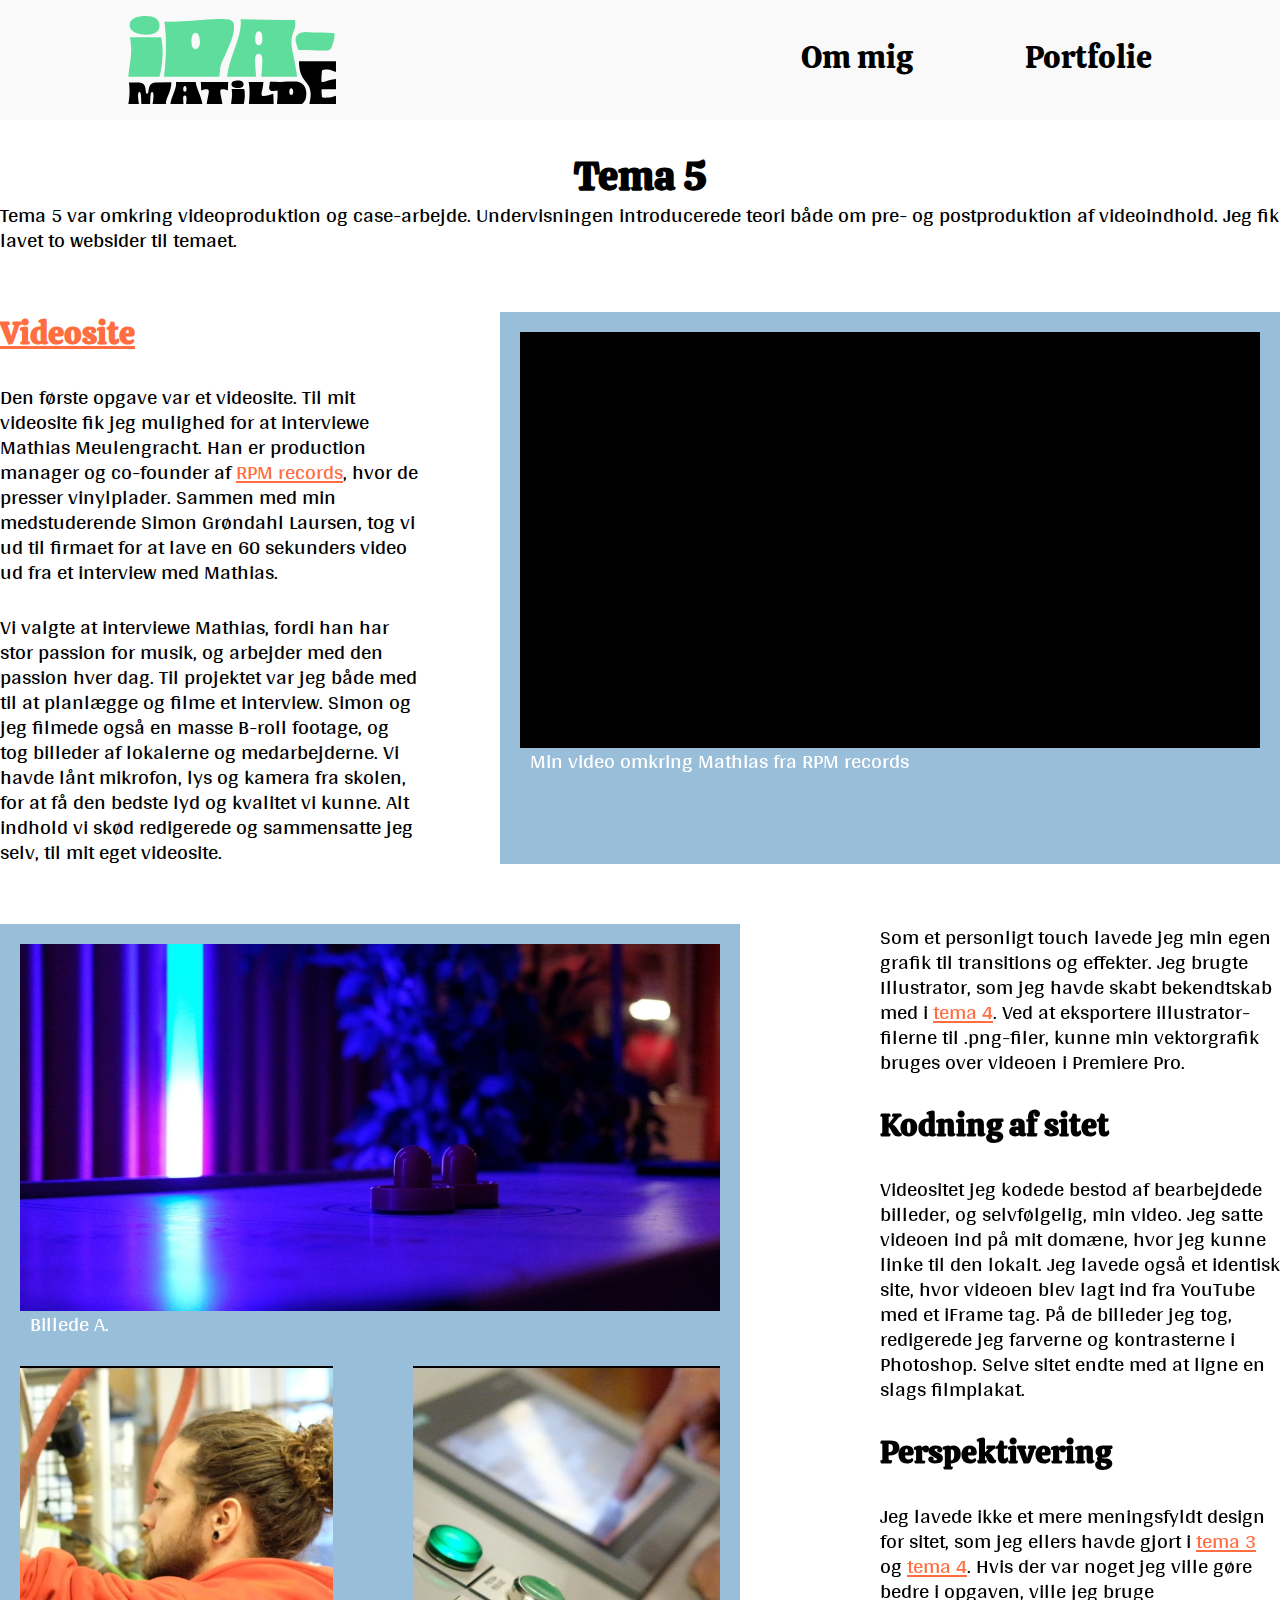
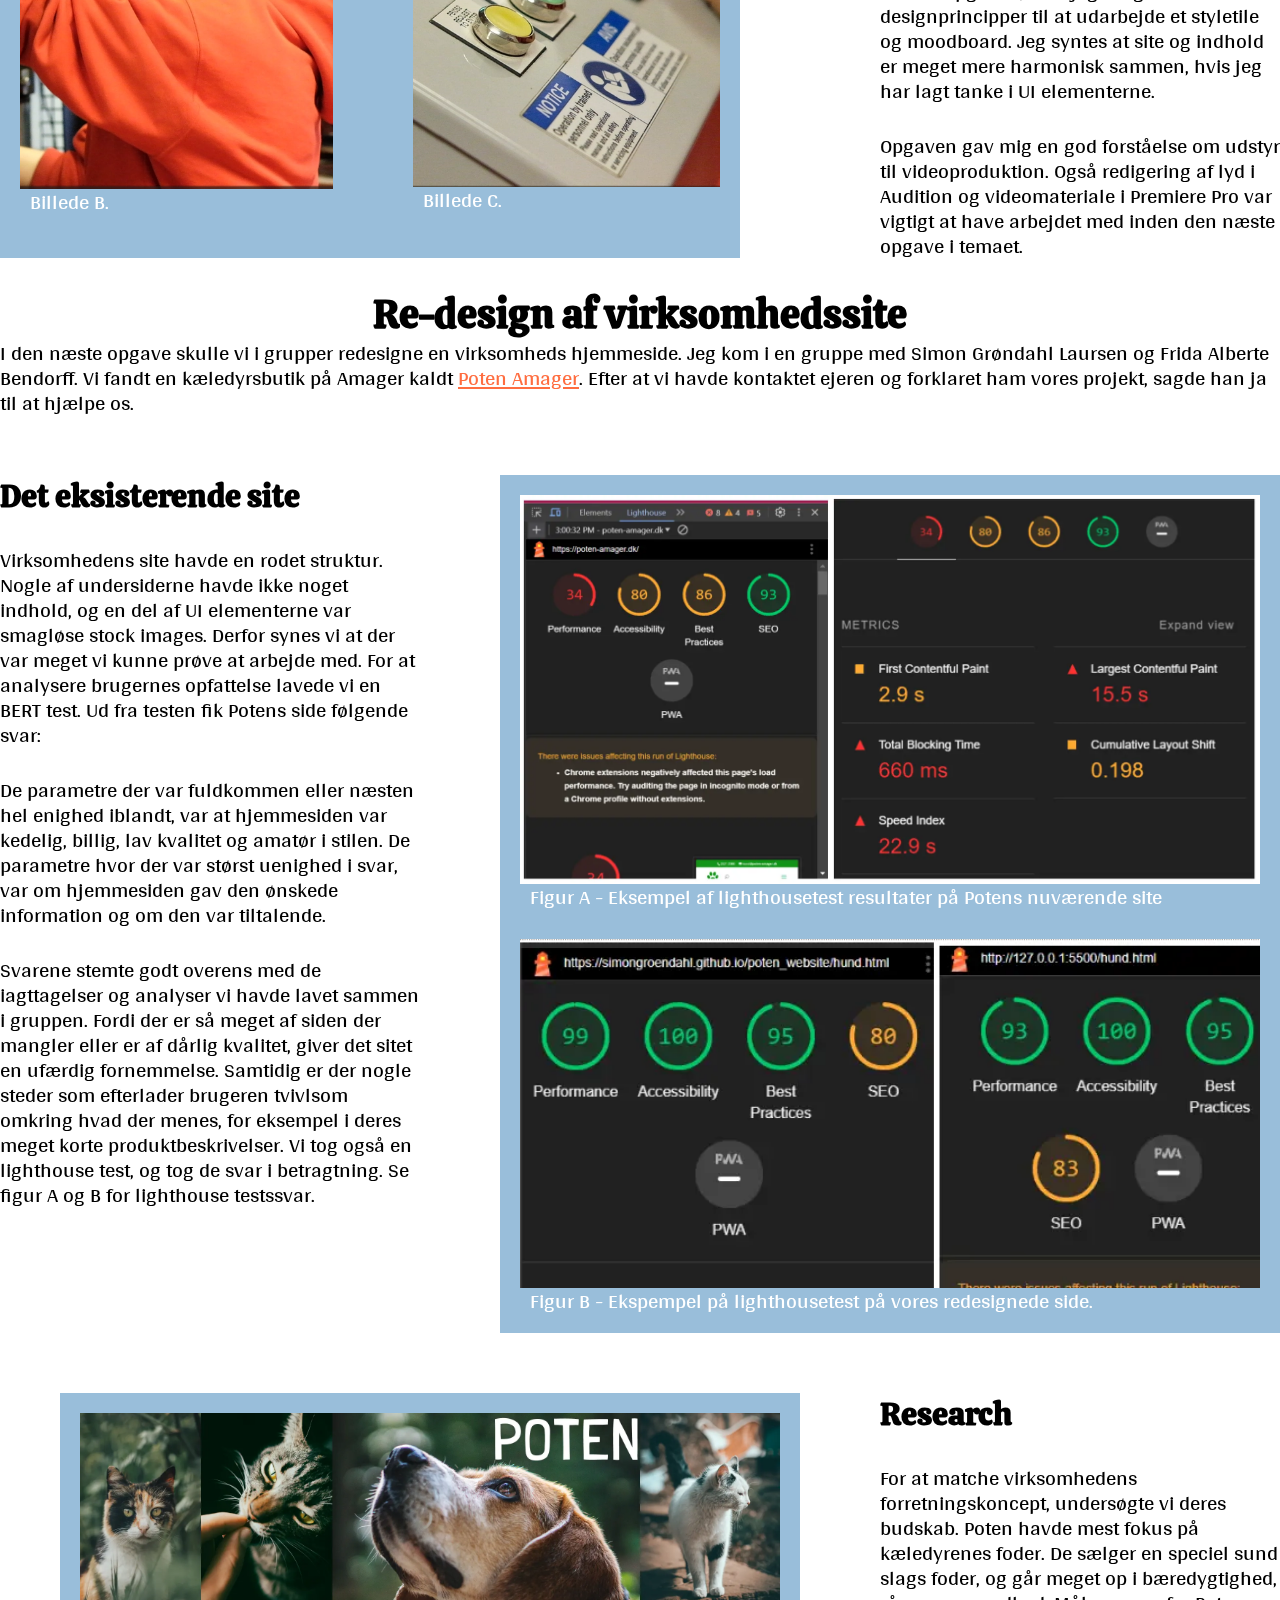
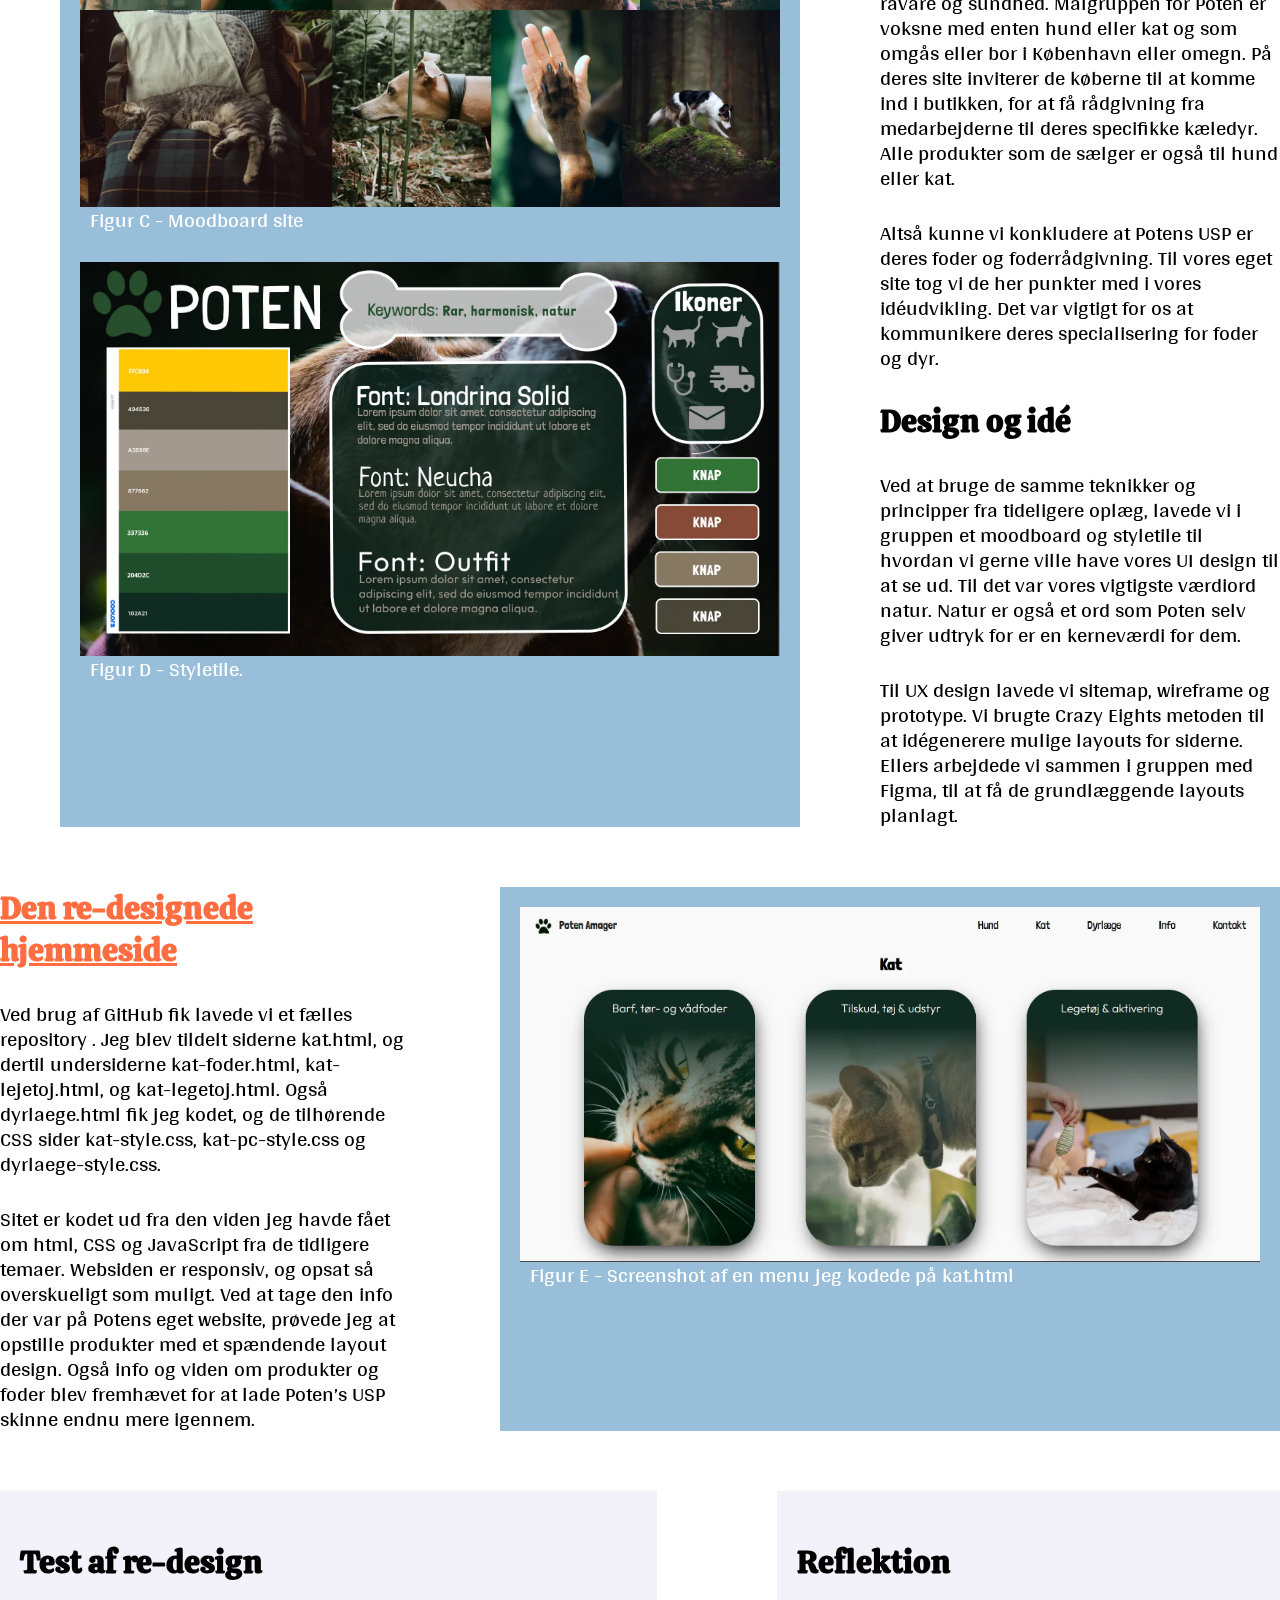
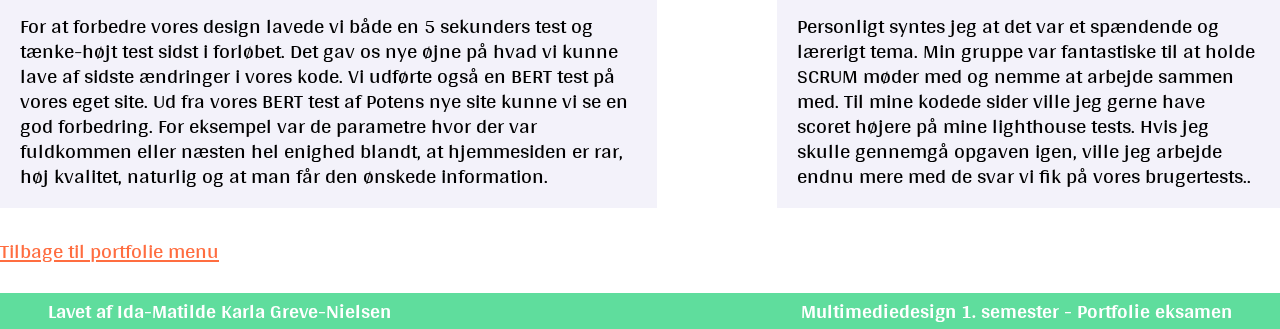
<file: tema5.html>
<!DOCTYPE html>
<html lang="da">

<head>
    <meta charset="UTF-8">
    <meta name="viewport" content="width=device-width, initial-scale=1.0">
    <title>Tema 5</title>
    <meta name="robots" content="noindex">
    <link rel="stylesheet" href="styles/general.css">
    <link rel="stylesheet" href="styles/style.css">
    <link rel="preconnect" href="https://fonts.googleapis.com">
    <link rel="preconnect" href="https://fonts.gstatic.com" crossorigin>
    <link href="https://fonts.googleapis.com/css2?family=Calistoga&display=swap" rel="stylesheet">
    <link rel="preconnect" href="https://fonts.googleapis.com">
    <link rel="preconnect" href="https://fonts.gstatic.com" crossorigin>
    <link href="https://fonts.googleapis.com/css2?family=Arya&display=swap" rel="stylesheet">
</head>

<body>
    <header id="head-margin" class="nav_wrapper">
        <nav class="navbar">
            <a href="index.html" class="home_knap">
                <div class="logo"></div>
            </a>

            <ul class="nav-menu">
                <li class="nav-item">
                    <a href="om_mig.html" class="nav-link">Om mig</a>
                </li>
                <li class="nav-item">
                    <a href="portfolie.html" class="nav-link">Portfolie</a>
                </li>
            </ul>
            <div class="hamburger">
                <span class="bar"></span>
                <span class="bar"></span>
                <span class="bar"></span>
            </div>
        </nav>
    </header>
    <main>
        <div>
            <h1>Tema 5</h1>
            <p class="intro">Tema 5 var omkring videoproduktion og case-arbejde. Undervisningen introducerede teori både
                om pre- og postproduktion af videoindhold. Jeg fik lavet to websider til temaet.
            </p>
            <div class="grid_1_1 margin-top">
                <div>
                    <a href="https://idmat.dk/kea/05_indhold/01_videosite/">
                        <h2>Videosite</h2>
                    </a>
                    <p class="margin-top">Den første opgave var et videosite. Til mit videosite fik jeg mulighed for at
                        interviewe Mathias Meulengracht. Han er production manager og co-founder af <a
                            href="https://rpmrecords.dk/staff/">RPM records</a>, hvor de
                        presser vinylplader. Sammen med min medstuderende Simon Grøndahl Laursen, tog vi ud til firmaet
                        for at lave en 60 sekunders video ud fra et interview med Mathias.
                    </p>
                    <p class="margin-top">Vi valgte at interviewe Mathias, fordi han har stor passion for musik, og
                        arbejder med den passion hver dag. Til projektet var jeg både med til at planlægge og filme et
                        interview. Simon og jeg filmede også en masse B-roll footage, og tog billeder af lokalerne
                        og medarbejderne. Vi havde lånt mikrofon, lys og kamera fra skolen, for at få den bedste lyd og
                        kvalitet vi kunne. Alt indhold vi skød redigerede og sammensatte jeg selv, til mit eget
                        videosite.
                    </p>
                </div>
                <div class="bluepage flex-col margin-left margin-top">
                    <div class="flex-col"><iframe width="560" height="315"
                            src="https://www.youtube.com/embed/cB5v7RNU68I?si=hbFHcoZtlYob2Dv1"
                            title="YouTube video player" frameborder="0"
                            allow="accelerometer; autoplay; clipboard-write; encrypted-media; gyroscope; picture-in-picture; web-share"
                            allowfullscreen></iframe>
                        <p class="figur_tekst">Min video omkring Mathias fra RPM records</p>
                    </div>
                </div>
            </div>
            <div class="grid_1_2 gap margin-top">
                <div class="bluepage flex-col margin-top margin-right">
                    <div class="flex-col">
                        <img src="images/sidste.webp" alt="Billede af airhockey">
                        <p class="figur_tekst">Billede A.</p>
                    </div>
                    <div class="flex-row gap margin-top">
                        <div class="flex-col">
                            <img src="images/portraet2.webp" alt="portræt af Mathias">
                            <p class="figur_tekst">Billede B.</p>
                        </div>
                        <div class="flex-col">
                            <img src="images/portraet.webp" alt="Billede af maskine">
                            <p class="figur_tekst">Billede C.</p>
                        </div>
                    </div>
                </div>
                <div class="order">
                    <p class="margin-top">Som et personligt touch lavede jeg min egen grafik til transitions og
                        effekter. Jeg
                        brugte Illustrator, som jeg havde skabt bekendtskab med i <a href="tema4.html">tema 4</a>. Ved
                        at
                        eksportere
                        illustrator-filerne til .png-filer, kunne min vektorgrafik bruges over videoen i Premiere Pro.
                    </p>
                    <h2>Kodning af sitet</h2>
                    <p class="margin-top">Videositet jeg kodede bestod af bearbejdede billeder, og selvfølgelig, min
                        video. Jeg satte videoen ind på mit domæne, hvor jeg kunne linke til den lokalt. Jeg lavede også
                        et identisk site, hvor videoen blev lagt ind fra YouTube med et iFrame tag. På de billeder jeg
                        tog, redigerede jeg farverne og kontrasterne i Photoshop. Selve sitet endte med at ligne en
                        slags filmplakat.
                    </p>
                    <h2>Perspektivering</h2>
                    <p class="margin-top">Jeg lavede ikke et mere meningsfyldt design for sitet, som jeg ellers havde
                        gjort i <a href="tema3.html">tema 3</a> og <a href="tema4.html">tema 4</a>. Hvis der var noget
                        jeg ville gøre bedre i
                        opgaven, ville jeg bruge
                        designprincipper til at udarbejde et styletile og moodboard. Jeg syntes at site og indhold er
                        meget mere harmonisk sammen, hvis jeg har lagt tanke i UI elementerne.
                    </p>
                    <p class="margin-top">Opgaven gav mig en god forståelse om udstyr til videoproduktion. Også
                        redigering af lyd i Audition og videomateriale i Premiere Pro var vigtigt at have arbejdet med
                        inden den næste opgave i temaet.</p>
                </div>
            </div>
            <div>
                <h1 class="margin-top">Re-design af virksomhedssite</h1>
                <p class="intro">I den næste opgave skulle vi i grupper redesigne en virksomheds hjemmeside. Jeg kom i
                    en gruppe med Simon Grøndahl Laursen og Frida Alberte Bendorff. Vi fandt en kæledyrsbutik på Amager
                    kaldt <a href="https://poten-amager.dk/">Poten Amager</a>. Efter at vi havde kontaktet ejeren
                    og forklaret ham vores projekt, sagde han ja
                    til at hjælpe os.
                </p>

                <div class="grid_1_1 margin-top">
                    <div>
                        <h2>Det eksisterende site</h2>
                        <p class="margin-top">Virksomhedens site havde en rodet struktur. Nogle af undersiderne havde
                            ikke noget indhold, og en del af UI elementerne var smagløse stock images. Derfor synes vi
                            at der
                            var meget vi kunne prøve at arbejde med. For at analysere brugernes opfattelse lavede vi en
                            BERT test. Ud fra testen fik Potens side følgende svar:
                        </p>
                        <p class="margin-top"> De parametre der var fuldkommen eller næsten hel enighed iblandt, var at
                            hjemmesiden var
                            kedelig, billig, lav kvalitet og amatør i stilen.
                            De parametre hvor der var størst uenighed i svar, var om hjemmesiden gav den ønskede
                            information og om den var tiltalende.
                        </p>

                        <p class="margin-top">Svarene stemte godt overens med de iagttagelser og analyser vi havde lavet
                            sammen i gruppen. Fordi der er så meget af siden der mangler eller er af dårlig kvalitet,
                            giver det sitet en
                            ufærdig fornemmelse. Samtidig er der nogle steder som efterlader brugeren tvivlsom
                            omkring hvad der menes, for eksempel i deres meget korte produktbeskrivelser. Vi tog også en
                            lighthouse test, og tog de
                            svar i betragtning. Se figur A og B for lighthouse testssvar.
                        </p>

                    </div>
                    <div class="bluepage flex-col margin-left margin-top">
                        <div class="flex-col"><img src="images/poten-lighthousetest.webp"
                                alt="Poten Amager lighthousetest resultater">
                            <p class="figur_tekst">Figur A - Eksempel af lighthousetest resultater på Potens nuværende
                                site</p>
                            <img class="margin-top" src="images/ny-lighthouse.webp"
                                alt="Lighthousetest af vores redesignede site">
                            <p class="figur_tekst">Figur B - Ekspempel på lighthousetest på vores redesignede side.</p>
                        </div>
                    </div>
                </div>
                <div class="grid_1_2 gap margin-top">
                    <div class="bluepage flex-col margin-left margin-top">
                        <div class="flex-col"><img src="images/Ida-Moodboard.webp" alt="moodboard til Poten">
                            <p class="figur_tekst">Figur C - Moodboard
                                site</p>
                            <img class="margin-top" src="images/Ida-Styletile-poten.webp"
                                alt="Lighthousetest af vores redesignede site">
                            <p class="figur_tekst">Figur D - Styletile.</p>
                        </div>
                    </div>
                    <div class="order">
                        <h2>Research</h2>
                        <p class="margin-top">
                            For at matche virksomhedens forretningskoncept, undersøgte vi deres budskab. Poten havde
                            mest fokus på kæledyrenes foder. De sælger en speciel sund slags foder, og går meget op i
                            bæredygtighed, råvare og sundhed. Målgruppen for Poten er voksne med enten hund eller
                            kat og som omgås eller bor i København eller omegn. På deres site inviterer de køberne til
                            at komme ind i butikken, for at få rådgivning fra medarbejderne til deres specifikke
                            kæledyr. Alle produkter som de sælger er også til hund eller kat.
                        </p>
                        <p class="margin-top">
                            Altså kunne vi konkludere at Potens USP er deres foder og foderrådgivning. Til vores eget
                            site tog vi de her punkter med i vores idéudvikling. Det var vigtigt for os at kommunikere
                            deres specialisering for foder og dyr.
                        </p>
                        <h2>Design og idé</h2>
                        <p class="margin-top">Ved at bruge de samme teknikker og principper fra tideligere oplæg, lavede
                            vi i gruppen et moodboard og styletile til hvordan vi gerne ville
                            have vores UI design til at se ud. Til det var vores vigtigste værdiord natur. Natur er også
                            et ord som Poten selv giver udtryk for er en kerneværdi for dem.
                        </p>
                        <p class="margin-top">Til UX design lavede vi sitemap, wireframe og prototype. Vi brugte Crazy
                            Eights metoden
                            til at idégenerere mulige layouts for siderne. Ellers arbejdede vi sammen i gruppen med
                            Figma, til at få de grundlæggende layouts planlagt.</p>
                    </div>
                </div>
                <div class="grid_1_1 margin-top">
                    <div>
                        <h2>
                            <a href="https://simongroendahl.github.io/poten_website/">Den re-designede
                                hjemmeside</a>
                        </h2>
                        <p class="margin-top">Ved brug af GitHub fik lavede vi et fælles repository . Jeg blev tildelt
                            siderne kat.html, og dertil undersiderne kat-foder.html, kat-lejetoj.html, og
                            kat-legetoj.html. Også dyrlaege.html fik jeg kodet, og de tilhørende CSS sider
                            kat-style.css, kat-pc-style.css og dyrlaege-style.css.
                        </p>
                        <p class="margin-top">Sitet er kodet ud fra den viden jeg havde fået om html, CSS og JavaScript
                            fra de tidligere temaer. Websiden er responsiv, og opsat så overskueligt som muligt. Ved at
                            tage den info der var på Potens eget website, prøvede jeg at opstille produkter med et
                            spændende layout design. Også info og viden om produkter og foder blev fremhævet for at lade
                            Poten’s USP skinne endnu mere igennem.
                        </p>
                    </div>
                    <div class="bluepage flex-col margin-left margin-top">
                        <div class="flex-col"><img src="images/screenshot-kat-html.webp"
                                alt="Screenshot af kodet katte forside">
                            <p class="figur_tekst">Figur E - Screenshot af en menu jeg kodede på kat.html</p>

                        </div>
                    </div>
                </div>

            </div>
            <div class="flex-responsiv margin-top">
                <div class="margin-top col-style margin-right">
                    <h2>Test af re-design</h2>
                    <p class="margin-top">
                        For at forbedre vores design lavede vi både en 5 sekunders test og tænke-højt test sidst i
                        forløbet. Det gav os nye øjne på hvad vi kunne lave af sidste ændringer i vores kode. Vi udførte
                        også en BERT test på vores eget site. Ud fra vores BERT test af Potens nye site kunne vi se en
                        god forbedring. For eksempel var de parametre hvor der var fuldkommen eller næsten hel enighed
                        blandt, at hjemmesiden er rar, høj kvalitet, naturlig og at man får den ønskede information.
                    </p>
                </div>
                <div class="margin-top col-style margin-left">
                    <h2 class="margin-top">Reflektion</h2>
                    <p class="margin-top">Personligt syntes jeg at det var et spændende og lærerigt tema. Min gruppe var
                        fantastiske til at holde SCRUM møder med og nemme at arbejde sammen med. Til mine kodede
                        sider
                        ville jeg gerne have scoret højere på mine lighthouse tests. Hvis jeg skulle gennemgå opgaven
                        igen,
                        ville
                        jeg arbejde endnu mere med de svar vi fik på vores brugertests.</a>.
                    </p>
                </div>
            </div>
            <a href="portfolie.html">
                <p class="margin-top">Tilbage til portfolie menu</p>
            </a>
        </div>
    </main>
    <footer class="margin-top">
        <h4>Lavet af Ida-Matilde Karla Greve-Nielsen</h4>
        <h4>Multimediedesign 1. semester - Portfolie eksamen</h4>
    </footer>
    <script src="java.js"></script>
</body>

</html>
</file>
<file: styles/general.css>
/* Styling af header */

.nav_wrapper {
  display: flex;
  flex-direction: row;
  position: relative;
  background-color: rgb(249, 249, 249);
  width: 100%;
  max-width: 1600px;
  padding: 1rem 0rem;
  z-index: 999;
  left: 0;
  right: 0;
  margin: auto;
}

nav {
  width: 100%;
  display: flex;
  justify-content: space-between;
  padding: 0rem 6rem;
}

nav a {
  font-family: "Londrina Solid", sans-serif;
  font-size: 1.4rem;
  padding-right: 2rem;
  color: black;
  display: block;
}

nav ul {
  display: flex;
  padding-top: 20px;
  justify-content: space-between;
  gap: 5rem;
}

nav ul li {
  list-style-type: none;
}

nav ul li a:active {
  transform: translateY(2px);
}

nav ul li a:hover {
  color: rgb(26, 26, 26);
}

.home_knap {
  color: #1e1e1e;
  display: flex;
  white-space: nowrap;
  gap: 1rem;
  padding-left: 2rem;
  min-width: 196px;
}

.logo {
  background-image: url(../images/im_logo.svg);
  background-size: cover;
  background-repeat: no-repeat;
  height: 5.5rem;
  width: 13rem;
}

/* Burger menu */

.hamburger {
  display: none;
  cursor: pointer;
}

.bar {
  display: block;
  width: 25px;
  height: 3px;
  margin: 5px auto;
  -webkit-transition: all 0.3s ease-in-out;
  transition: all 0.3s ease-in-out;
  background-color: #5fdd9d;
}

/* Grid i tema3.html */
.grid_3_1 {
  display: grid;
  grid-template-columns: 1fr 1fr;
  gap: 100px;
}
.flex-responsiv {
  display: flex;
  flex-direction: row;
}
/* forside grid */

.grid_forside {
  display: flex;
  flex-direction: row;
  justify-content: end;
}
.g3 {
  display: block;
  height: auto;
  width: 45%;
  justify-self: end;
  padding: 30px 60px;
}
.forside_tekst {
  position: absolute;
  top: 20%;
  right: 45%;
}

@media screen and (max-width: 850px) {
  /* Burger menu */
  nav {
    padding: 0rem 0rem;
  }
  .logo {
    height: auto;
    width: 67px;
  }

  .nav_wrapper {
    position: sticky;
  }

  .hamburger {
    display: block;
    padding-right: 30px;
  }

  .hamburger.active .bar:nth-child(2) {
    opacity: 0;
  }

  .hamburger.active .bar:nth-child(1) {
    transform: translateY(8px) rotate(45deg);
  }

  .hamburger.active .bar:nth-child(3) {
    transform: translateY(-8px) rotate(-45deg);
  }

  .nav-menu {
    position: fixed;
    left: -120%;
    top: 60px;
    gap: 0;
    flex-direction: column;
    background-color: rgb(242, 246, 242);
    justify-content: space-between;
    width: 100%;
    height: 120px;
    text-align: center;
    padding-top: 4.8rem;
    padding-bottom: 16rem;
    transition: 0.3s;
  }

  .nav-item {
    margin: 2rem 0;
    background-color: transparent;
  }

  .nav-link {
    font-size: 2.4rem;
    color: rgba(var(--darkgreen), 1);
  }

  .nav-link a {
    background-color: transparent;
  }

  .nav-menu.active {
    left: 0;
  }
  /* grid */
  .grid_3_1 {
    display: grid;
    grid-template-columns: 1fr;
  }
  .flex-responsiv {
    display: flex;
    flex-direction: column;
  }
}
</file>
<file: styles/style.css>
/* general styling */
* {
  margin: 0;
  padding: 0;
}
img {
  display: block;
  width: 100%;
  height: auto;
}
iframe {
  width: 100%;
  align-content: baseline;
  height: auto;
  aspect-ratio: 16 / 9;
  background-color: black;
}
/* margin preset */
.margin-top {
  margin-top: 30px;
}
.margin-left {
  margin-left: 60px;
}
.margin-right {
  margin-right: 60px;
}
.margin-bottom {
  margin-bottom: 120px;
}
/* styling af billedetekst */
.figur_tekst {
  padding-left: 10px;
}
/* styling af header nav */
.nav-link {
  font-family: "Calistoga", serif;
  font-size: 2rem;
  text-decoration: none;
  transition: 0.3s;
}
.nav-link:hover {
  color: #5fdd9d;
  transition: 0.3s;
}
/* styling af footer */
footer {
  background-color: #5fdd9d;
  color: white;
  font-family: "Arya", sans-serif;
  display: flex;
  justify-content: space-between;
  font-size: 20px;
  padding: 0rem 3rem;
}
/* styling af body */
main {
  margin: auto;
  max-width: 1300px;
  min-height: 100%;
  /* background-color: rgb(249, 249, 249); */
}
/* styling af tekst */
h1 {
  font-family: "Calistoga", serif;
  font-size: 2.5rem;
  text-align: center;
  margin-top: 30px;
}
h2 {
  font-family: "Calistoga", serif;
  font-size: 2rem;

  margin-top: 30px;
}
p {
  font-family: "Arya", sans-serif;
  font-size: 1.3rem;
  line-height: 25px;
}

/* styling af variationssegmenter */
.bluepage {
  background-color: #99beda;
  padding: 20px;
  & p {
    color: white;
  }
}
.col-style {
  padding: 20px;
  background-color: #f3f2fa;
}
.sprite-skala {
  width: auto;
  height: 18rem;
}
.grid_1_1 {
  display: grid;
  grid-template-columns: 1fr 2fr;
  gap: 20px;
}
.grid_1_2 {
  display: grid;
  grid-template-columns: 2fr 1fr;
  gap: 20px;
}
/* Styling af Om Mig side */
.boxes_left {
  color: #5fdd9d;
  background-color: #5fdd9d;
  padding: 40px;
  border-radius: 50px;
}
.boxes_right {
  color: #5fdd9d;
  background-color: #5fdd9d;
  padding: 10px 65px;
  border-radius: 50px;
}
.info-liste {
  padding: 10px;
}
.flex-row {
  display: flex;
  flex-direction: row;
}
.flex-col {
  display: flex;
  flex-direction: column;
}
a {
  color: #ff6d40;
}
a:hover {
  color: #ff8b68;
}

.pfp {
  background-image: url(../images/profil.webp);
  background-size: contain;
  background-repeat: no-repeat;
  height: 300px;
  width: auto;
}
.boxes_right h2 {
  color: white;
}
.boxes_right p {
  color: white;
}
.gap-ommig {
  display: grid;
  grid-template-columns: 1fr 1fr;
  gap: 20px;
}
.gap {
  gap: 80px;
}
/* styling af specifik tekst */
.forside_tekst h1 {
  font-size: 5rem;
  text-align: start;
}
.forside_tekst h2 {
  font-size: 3rem;
}

/* styling af portfolieside */
.portfolie {
  padding: 0px 250px;
}
.portfolie div a {
  text-align: center;
  text-decoration: none;
}
.card-menu:hover {
  transform: scale(0.95);
}
.black h2 {
  color: black;
}
.black p {
  color: black;
}
.blue h2 {
  color: #99beda;
}
.blue p {
  color: #99beda;
}
.green h2 {
  color: #5fdd9d;
}
.green p {
  color: #5fdd9d;
}
.orange h2 {
  color: #ff6d40;
}
.orange p {
  color: #ff6d40;
}
@media screen and (max-width: 850px) {
  footer {
    padding: 0rem 1rem;
    font-size: 10px;
  }
  .grid_forside {
    display: flex;
    flex-direction: row;
    justify-content: end;
  }
  .g3 {
    display: block;
    height: auto;
    width: 70%;
    justify-self: end;
    padding: 60px 60px;
  }
  .forside_tekst {
    position: relative;
    top: 0%;
    right: 0%;
    padding: 10px 10px;
    line-height: 15px;
  }
  .forside_tekst h1 {
    font-size: 3rem;
  }
  .forside_tekst h2 {
    font-size: 1.5rem;
  }
  .portfolie {
    padding: 0px 100px;
  }
  .portfolie div a {
    text-align: center;
    text-decoration: none;
  }
  .card-menu {
    padding-top: 40px;
  }
  .card-menu p {
    font-family: "Arya", sans-serif;
    font-size: 1.3rem;
    line-height: 25px;
  }
  .card-menu h2 {
    font-family: "Calistoga", serif;
    font-size: 2rem;
    margin-top: 0px;
  }
  .grid_1_1 {
    display: block;
  }
  .margin-left {
    margin: 20px;
  }
  .margin-right {
    margin: 20px;
  }
  p {
    font-size: 1.2rem;
    padding: 15px;
    line-height: 22px;
  }
  h2 {
    font-size: 1.8rem;
    padding: 15px;
  }
  .margin-top {
    margin-top: 10px;
  }
  .grid_1_2 {
    display: grid;
    grid-template-columns: 1fr;
  }
  .gap-ommig {
    display: grid;
    grid-template-columns: 1fr;
    gap: 20px;
  }
  .order {
    order: -1;
  }
  .margin-bottom {
    margin-bottom: 60px;
  }
}
</file>
